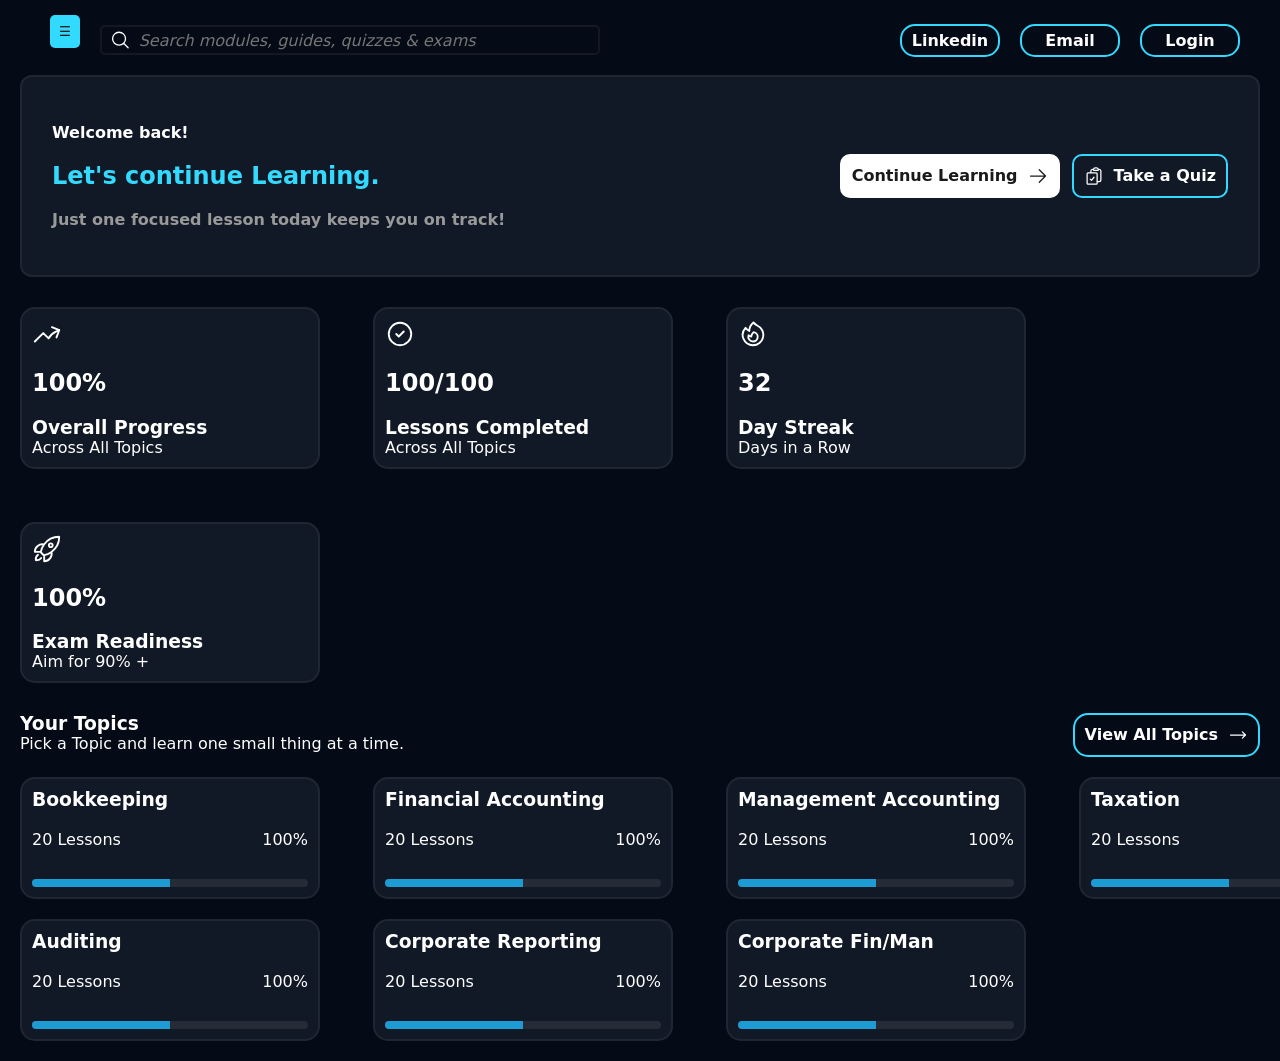
<file: index.html>
<html lang="en">
<head>
    <meta charset="UTF-8">
    <meta name="viewport" content="width=device-width, initial-scale=1.0">
    <title>Teach Accounting</title>
    <link rel="stylesheet" href="styles.css">
    <link rel="manifest" href="manifest.json">
</head>
<body>
    
    <div class="container">

        <header>
            <div class="left-side">
                <div class="sidebar-toggle">
                    <button class="menu-btn" onclick="toggleSidebar()">☰</button>
                </div>

                <div class="search-bar">
                    <svg xmlns="http://www.w3.org/2000/svg" fill="none" viewBox="0 0 24 24" stroke-width="1.5" stroke="currentColor" class="search-icon">
                    <path stroke-linecap="round" stroke-linejoin="round" d="m21 21-5.197-5.197m0 0A7.5 7.5 0 1 0 5.196 5.196a7.5 7.5 0 0 0 10.607 10.607Z" />
                    </svg>
                    <input type="text" placeholder="Search modules, guides, quizzes & exams">
                </div>
            </div>

            <div class="right-side">
                <a href="https://www.linkedin.com/in/sean-mitchell-8440081b7/" target="_blank" rel="noopener noreferrer"><p>Linkedin</p></a>
                <a href="mailto:40802776@live.napier.ac.uk?subject=Enquiry" target="_blank" rel="noopener noreferrer"><p>Email</p></a>
                <a href="sign-in-page.html" target="_blank" rel="noopener noreferrer"><p>Login</p></a>
            </div>
        </header>

        <div class="sidebar">

            <div class="sidebar-head">
                
            </div>

            <hr class="sidebar-divider">

            <div class="sidebar-content">
                <h4>Learn</h4>
                <div class="learn-tab">
                    <svg xmlns="http://www.w3.org/2000/svg" fill="none" viewBox="0 0 24 24" stroke-width="1.5" stroke="currentColor" class="size-6">
                    <path stroke-linecap="round" stroke-linejoin="round" d="M10.5 6a7.5 7.5 0 1 0 7.5 7.5h-7.5V6Z" />
                    <path stroke-linecap="round" stroke-linejoin="round" d="M13.5 10.5H21A7.5 7.5 0 0 0 13.5 3v7.5Z" />
                    </svg>
                    <a href="index.html">Dashboard</a>
                </div>
                <div class="learn-tab">
                    <svg xmlns="http://www.w3.org/2000/svg" fill="none" viewBox="0 0 24 24" stroke-width="1.5" stroke="currentColor" class="size-6">
                    <path stroke-linecap="round" stroke-linejoin="round" d="M4.26 10.147a60.438 60.438 0 0 0-.491 6.347A48.62 48.62 0 0 1 12 20.904a48.62 48.62 0 0 1 8.232-4.41 60.46 60.46 0 0 0-.491-6.347m-15.482 0a50.636 50.636 0 0 0-2.658-.813A59.906 59.906 0 0 1 12 3.493a59.903 59.903 0 0 1 10.399 5.84c-.896.248-1.783.52-2.658.814m-15.482 0A50.717 50.717 0 0 1 12 13.489a50.702 50.702 0 0 1 7.74-3.342M6.75 15a.75.75 0 1 0 0-1.5.75.75 0 0 0 0 1.5Zm0 0v-3.675A55.378 55.378 0 0 1 12 8.443m-7.007 11.55A5.981 5.981 0 0 0 6.75 15.75v-1.5" />
                    </svg>
                    <a href="learning-modules/learning-modules.html">Learning Modules</a>
                </div>
                <div class="learn-tab">
                    <svg xmlns="http://www.w3.org/2000/svg" fill="none" viewBox="0 0 24 24" stroke-width="1.5" stroke="currentColor" class="size-6">
                    <path stroke-linecap="round" stroke-linejoin="round" d="M12 6.042A8.967 8.967 0 0 0 6 3.75c-1.052 0-2.062.18-3 .512v14.25A8.987 8.987 0 0 1 6 18c2.305 0 4.408.867 6 2.292m0-14.25a8.966 8.966 0 0 1 6-2.292c1.052 0 2.062.18 3 .512v14.25A8.987 8.987 0 0 0 18 18a8.967 8.967 0 0 0-6 2.292m0-14.25v14.25" />
                    </svg>
                    <a href="guide-library/guide-library.html">Guide Library</a>
                </div>
                <div class="learn-tab">
                    <svg xmlns="http://www.w3.org/2000/svg" fill="none" viewBox="0 0 24 24" stroke-width="1.5" stroke="currentColor" class="size-6">
                    <path stroke-linecap="round" stroke-linejoin="round" d="M11.35 3.836c-.065.21-.1.433-.1.664 0 .414.336.75.75.75h4.5a.75.75 0 0 0 .75-.75 2.25 2.25 0 0 0-.1-.664m-5.8 0A2.251 2.251 0 0 1 13.5 2.25H15c1.012 0 1.867.668 2.15 1.586m-5.8 0c-.376.023-.75.05-1.124.08C9.095 4.01 8.25 4.973 8.25 6.108V8.25m8.9-4.414c.376.023.75.05 1.124.08 1.131.094 1.976 1.057 1.976 2.192V16.5A2.25 2.25 0 0 1 18 18.75h-2.25m-7.5-10.5H4.875c-.621 0-1.125.504-1.125 1.125v11.25c0 .621.504 1.125 1.125 1.125h9.75c.621 0 1.125-.504 1.125-1.125V18.75m-7.5-10.5h6.375c.621 0 1.125.504 1.125 1.125v9.375m-8.25-3 1.5 1.5 3-3.75" />
                    </svg>
                    <a href="quizzes-and-exams/quizzes-and-exams.html">Quizzes & Exams</a>
                </div>
                <div class="learn-tab">
                    <svg xmlns="http://www.w3.org/2000/svg" fill="none" viewBox="0 0 24 24" stroke-width="1.5" stroke="currentColor" class="size-6">
                    <path stroke-linecap="round" stroke-linejoin="round" d="M16.5 18.75h-9m9 0a3 3 0 0 1 3 3h-15a3 3 0 0 1 3-3m9 0v-3.375c0-.621-.503-1.125-1.125-1.125h-.871M7.5 18.75v-3.375c0-.621.504-1.125 1.125-1.125h.872m5.007 0H9.497m5.007 0a7.454 7.454 0 0 1-.982-3.172M9.497 14.25a7.454 7.454 0 0 0 .981-3.172M5.25 4.236c-.982.143-1.954.317-2.916.52A6.003 6.003 0 0 0 7.73 9.728M5.25 4.236V4.5c0 2.108.966 3.99 2.48 5.228M5.25 4.236V2.721C7.456 2.41 9.71 2.25 12 2.25c2.291 0 4.545.16 6.75.47v1.516M7.73 9.728a6.726 6.726 0 0 0 2.748 1.35m8.272-6.842V4.5c0 2.108-.966 3.99-2.48 5.228m2.48-5.492a46.32 46.32 0 0 1 2.916.52 6.003 6.003 0 0 1-5.395 4.972m0 0a6.726 6.726 0 0 1-2.749 1.35m0 0a6.772 6.772 0 0 1-3.044 0" />
                    </svg>
                    <a href="achievements/achievements.html">Achievements</a>
                </div>
            
                <hr class="sidebar-divider">

                <h4>Manage</h4>
                <div class="learn-tab">
                    <svg xmlns="http://www.w3.org/2000/svg" fill="none" viewBox="0 0 24 24" stroke-width="1.5" stroke="currentColor" class="size-6">
                    <path stroke-linecap="round" stroke-linejoin="round" d="M9.594 3.94c.09-.542.56-.94 1.11-.94h2.593c.55 0 1.02.398 1.11.94l.213 1.281c.063.374.313.686.645.87.074.04.147.083.22.127.325.196.72.257 1.075.124l1.217-.456a1.125 1.125 0 0 1 1.37.49l1.296 2.247a1.125 1.125 0 0 1-.26 1.431l-1.003.827c-.293.241-.438.613-.43.992a7.723 7.723 0 0 1 0 .255c-.008.378.137.75.43.991l1.004.827c.424.35.534.955.26 1.43l-1.298 2.247a1.125 1.125 0 0 1-1.369.491l-1.217-.456c-.355-.133-.75-.072-1.076.124a6.47 6.47 0 0 1-.22.128c-.331.183-.581.495-.644.869l-.213 1.281c-.09.543-.56.94-1.11.94h-2.594c-.55 0-1.019-.398-1.11-.94l-.213-1.281c-.062-.374-.312-.686-.644-.87a6.52 6.52 0 0 1-.22-.127c-.325-.196-.72-.257-1.076-.124l-1.217.456a1.125 1.125 0 0 1-1.369-.49l-1.297-2.247a1.125 1.125 0 0 1 .26-1.431l1.004-.827c.292-.24.437-.613.43-.991a6.932 6.932 0 0 1 0-.255c.007-.38-.138-.751-.43-.992l-1.004-.827a1.125 1.125 0 0 1-.26-1.43l1.297-2.247a1.125 1.125 0 0 1 1.37-.491l1.216.456c.356.133.751.072 1.076-.124.072-.044.146-.086.22-.128.332-.183.582-.495.644-.869l.214-1.28Z" />
                    <path stroke-linecap="round" stroke-linejoin="round" d="M15 12a3 3 0 1 1-6 0 3 3 0 0 1 6 0Z" />
                    </svg>
                    <a href="user-account.html">My Account</a>
                </div>

                <hr class="sidebar-divider">

                <div class="sidebar-socials">
                    <a href="https://www.linkedin.com/in/sean-mitchell-8440081b7/" target="_blank" rel="noopener noreferrer">LinkedIn</a>
                    <a href="mailto:40802776@live.napier.ac.uk?subject=Enquiry" target="_blank" rel="noopener noreferrer">Email</a>
                    <a href="sign-in-page.html" target="_blank" rel="noopener noreferrer">Login</a>
                </div>

            </div>

        </div>

        <div class="main-content">

            <div class="portion1">
                <div class="portion1-left-side">
                    <div class="welcome-back">
                        <p>Welcome back!</p>
                    </div>

                    <div class="continue">
                        <h2>Let's continue Learning.</h2>
                    </div>

                    <div class="note">
                        <p>Just one focused lesson today keeps you on track!</p>
                    </div>
                </div>

                <div class="portion1-right-side">
                    <div class="continue-learning">
                        <a href="learning-modules.html" class="continue-learning-btn">
                            Continue Learning
                            <svg xmlns="http://www.w3.org/2000/svg" fill="none" viewBox="0 0 24 24" stroke-width="1.5" stroke="currentColor" class="size-6">
                            <path stroke-linecap="round" stroke-linejoin="round" d="M13.5 4.5 21 12m0 0-7.5 7.5M21 12H3" />
                            </svg>
                        </a>
                    </div>

                    <div class="take-a-quiz">
                        <a href="take-a-quizz.html" class="take-a-quiz-btn">
                            <svg xmlns="http://www.w3.org/2000/svg" fill="none" viewBox="0 0 24 24" stroke-width="1.5" stroke="currentColor" class="size-6">
                            <path stroke-linecap="round" stroke-linejoin="round" d="M11.35 3.836c-.065.21-.1.433-.1.664 0 .414.336.75.75.75h4.5a.75.75 0 0 0 .75-.75 2.25 2.25 0 0 0-.1-.664m-5.8 0A2.251 2.251 0 0 1 13.5 2.25H15c1.012 0 1.867.668 2.15 1.586m-5.8 0c-.376.023-.75.05-1.124.08C9.095 4.01 8.25 4.973 8.25 6.108V8.25m8.9-4.414c.376.023.75.05 1.124.08 1.131.094 1.976 1.057 1.976 2.192V16.5A2.25 2.25 0 0 1 18 18.75h-2.25m-7.5-10.5H4.875c-.621 0-1.125.504-1.125 1.125v11.25c0 .621.504 1.125 1.125 1.125h9.75c.621 0 1.125-.504 1.125-1.125V18.75m-7.5-10.5h6.375c.621 0 1.125.504 1.125 1.125v9.375m-8.25-3 1.5 1.5 3-3.75" />
                            </svg>
                            Take a Quiz
                        </a>
                    </div>
                </div>
            </div>

            <div class="portion2">
                <div class="overall-progress">
                    <svg xmlns="http://www.w3.org/2000/svg" fill="none" viewBox="0 0 24 24" stroke-width="1.5" stroke="currentColor" class="size-6">
                    <path stroke-linecap="round" stroke-linejoin="round" d="M2.25 18 9 11.25l4.306 4.306a11.95 11.95 0 0 1 5.814-5.518l2.74-1.22m0 0-5.94-2.281m5.94 2.28-2.28 5.941" />
                    </svg>
                    <h2>100%</h2>
                    <h3>Overall Progress</h3>
                    <p>Across All Topics</p>
                </div>
                <div class="lessons-completed">
                    <svg xmlns="http://www.w3.org/2000/svg" fill="none" viewBox="0 0 24 24" stroke-width="1.5" stroke="currentColor" class="size-6">
                    <path stroke-linecap="round" stroke-linejoin="round" d="M9 12l2 2 4-4m6 2a9 9 0 1 1-18 0 9 9 0 0 1 18 0z" />
                    </svg>
                    <h2>100/100</h2>
                    <h3>Lessons Completed</h3>
                    <p>Across All Topics</p>
                </div>
                <div class="day-streak">
                    <svg xmlns="http://www.w3.org/2000/svg" fill="none" viewBox="0 0 24 24" stroke-width="1.5" stroke="currentColor" class="size-6">
                    <path stroke-linecap="round" stroke-linejoin="round" d="M15.362 5.214A8.252 8.252 0 0 1 12 21 8.25 8.25 0 0 1 6.038 7.047 8.287 8.287 0 0 0 9 9.601a8.983 8.983 0 0 1 3.361-6.867 8.21 8.21 0 0 0 3 2.48Z" />
                    <path stroke-linecap="round" stroke-linejoin="round" d="M12 18a3.75 3.75 0 0 0 .495-7.468 5.99 5.99 0 0 0-1.925 3.547 5.975 5.975 0 0 1-2.133-1.001A3.75 3.75 0 0 0 12 18Z" />
                    </svg>
                    <h2>32</h2>
                    <h3>Day Streak</h3>
                    <p>Days in a Row</p>
                </div>
                <div class="exam-readiness">
                    <svg xmlns="http://www.w3.org/2000/svg" fill="none" viewBox="0 0 24 24" stroke-width="1.5" stroke="currentColor" class="size-6">
                    <path stroke-linecap="round" stroke-linejoin="round" d="M15.59 14.37a6 6 0 0 1-5.84 7.38v-4.8m5.84-2.58a14.98 14.98 0 0 0 6.16-12.12A14.98 14.98 0 0 0 9.631 8.41m5.96 5.96a14.926 14.926 0 0 1-5.841 2.58m-.119-8.54a6 6 0 0 0-7.381 5.84h4.8m2.581-5.84a14.927 14.927 0 0 0-2.58 5.84m2.699 2.7c-.103.021-.207.041-.311.06a15.09 15.09 0 0 1-2.448-2.448 14.9 14.9 0 0 1 .06-.312m-2.24 2.39a4.493 4.493 0 0 0-1.757 4.306 4.493 4.493 0 0 0 4.306-1.758M16.5 9a1.5 1.5 0 1 1-3 0 1.5 1.5 0 0 1 3 0Z" />
                    </svg>
                    <h2>100%</h2>
                    <h3>Exam Readiness</h3>
                    <p>Aim for 90% +</p>
                </div>
            </div>

            <div class="portion3">
                <div class="portion3-your-topics">
                    <h3>Your Topics</h3>
                    <p>Pick a Topic and learn one small thing at a time.</p>
                </div>

                <div class="portion3-view-all">
                    <a href="learning-modules.html">
                        View All Topics
                        <svg xmlns="http://www.w3.org/2000/svg" fill="none" viewBox="0 0 24 24" stroke-width="1.5" stroke="currentColor" class="size-6">
                        <path stroke-linecap="round" stroke-linejoin="round" d="M17.25 8.25L21 12m0 0l-3.75 3.75M21 12H3" />
                        </svg>
                    </a>
                </div>
            </div>

            <div class="portion4">

                <div class="grid-layout">

                    <div class="topic">
                        <h3>Bookkeeping</h3>
                        <div class="measurement">
                            <p>20 Lessons</p>
                            <p>100%</p>
                        </div>
                        <div class="progress-container">
                            <div class="progress-bar"></div>
                        </div>
                    </div>

                    <div class="topic">
                        <h3>Financial Accounting</h3>
                        <div class="measurement">
                            <p>20 Lessons</p>
                            <p>100%</p>
                        </div>
                        <div class="progress-container">
                            <div class="progress-bar"></div>
                        </div>
                    </div>

                    <div class="topic">
                        <h3>Management Accounting</h3>
                        <div class="measurement">
                            <p>20 Lessons</p>
                            <p>100%</p>
                        </div>
                        <div class="progress-container">
                            <div class="progress-bar"></div>
                        </div>
                    </div>

                    <div class="topic">
                        <h3>Taxation</h3>
                        <div class="measurement">
                            <p>20 Lessons</p>
                            <p>100%</p>
                        </div>
                        <div class="progress-container">
                            <div class="progress-bar"></div>
                        </div>
                    </div>

                    <div class="topic">
                        <h3>Auditing</h3>
                        <div class="measurement">
                            <p>20 Lessons</p>
                            <p>100%</p>
                        </div>
                        <div class="progress-container">
                            <div class="progress-bar"></div>
                        </div>
                    </div>

                    <div class="topic">
                        <h3>Corporate Reporting</h3>
                        <div class="measurement">
                            <p>20 Lessons</p>
                            <p>100%</p>
                        </div>
                        <div class="progress-container">
                            <div class="progress-bar"></div>
                        </div>
                    </div>

                    <div class="topic">
                        <h3>Corporate Fin/Man</h3>
                        <div class="measurement">
                            <p>20 Lessons</p>
                            <p>100%</p>
                        </div>
                        <div class="progress-container">
                            <div class="progress-bar"></div>
                        </div>
                    </div>

                </div>

            </div>
            
        </div>
    </div>

    <script src="main.js"></script>

</body>
</html>
</file>
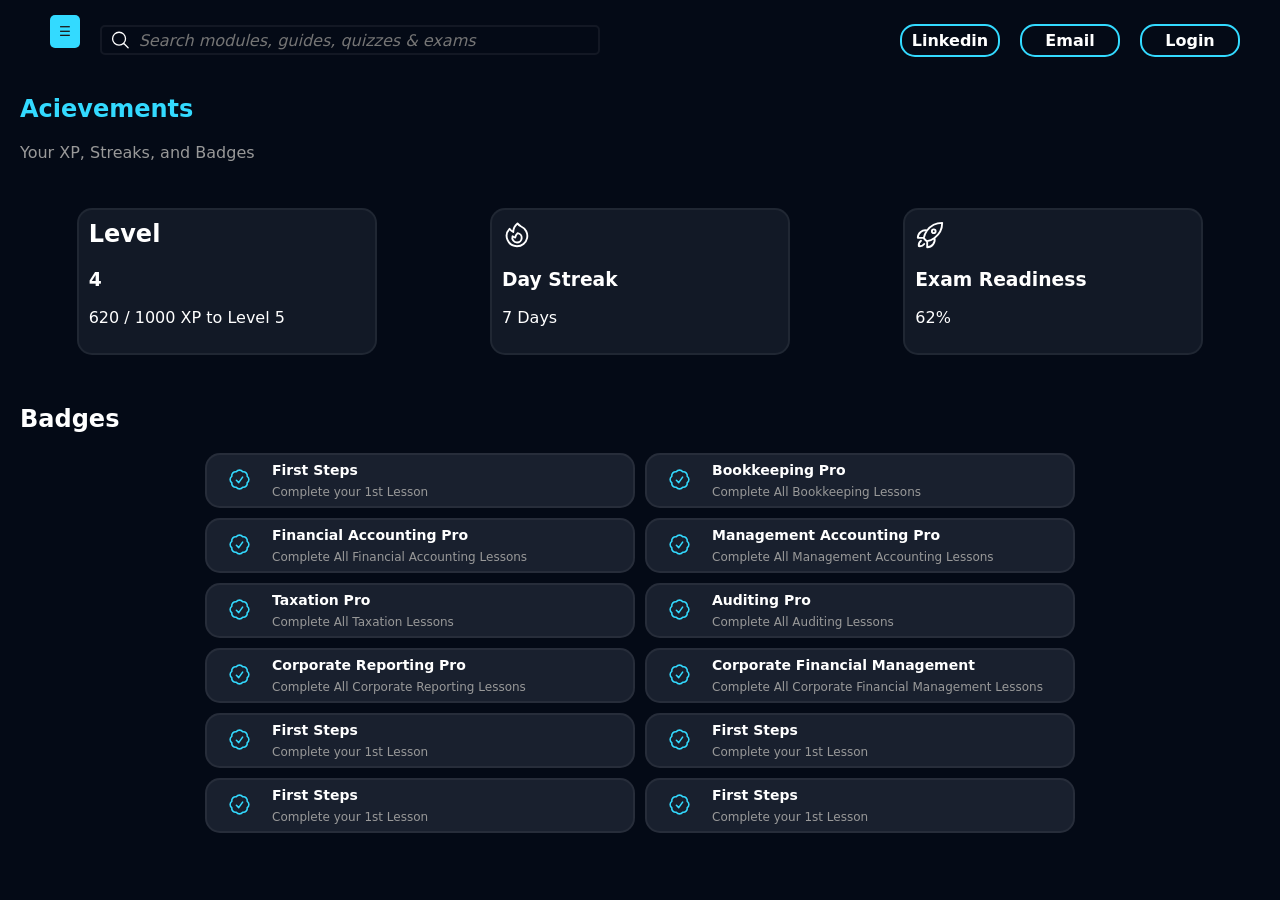
<file: achievements/achievements.html>
<html lang="en">

<head>
    <meta charset="UTF-8">
    <meta name="viewport" content="width=device-width, initial-scale=1.0">
    <title>Achievements</title>
    <link rel="stylesheet" href="achievements.css">
    <link rel="manifest" href="manifest.json">
</head>

<body>

    <div class="container">

        <header>
            <div class="left-side">
                <div class="sidebar-toggle">
                    <button class="menu-btn" onclick="toggleSidebar()">☰</button>
                </div>

                <div class="search-bar">
                    <svg xmlns="http://www.w3.org/2000/svg" fill="none" viewBox="0 0 24 24" stroke-width="1.5"
                        stroke="currentColor" class="search-icon">
                        <path stroke-linecap="round" stroke-linejoin="round"
                            d="m21 21-5.197-5.197m0 0A7.5 7.5 0 1 0 5.196 5.196a7.5 7.5 0 0 0 10.607 10.607Z" />
                    </svg>
                    <input type="text" placeholder="Search modules, guides, quizzes & exams">
                </div>
            </div>

            <div class="right-side">
                <a href="https://www.linkedin.com/in/sean-mitchell-8440081b7/" target="_blank"
                    rel="noopener noreferrer">
                    <p>Linkedin</p>
                </a>
                <a href="mailto:40802776@live.napier.ac.uk?subject=Enquiry" target="_blank" rel="noopener noreferrer">
                    <p>Email</p>
                </a>
                <a href="sign-in-page.html" target="_blank" rel="noopener noreferrer">
                    <p>Login</p>
                </a>
            </div>
        </header>

        <div class="sidebar">

            <div class="sidebar-head">

            </div>

            <hr class="sidebar-divider">

            <div class="sidebar-content">
                <h4>Learn</h4>
                <div class="learn-tab">
                    <svg xmlns="http://www.w3.org/2000/svg" fill="none" viewBox="0 0 24 24" stroke-width="1.5"
                        stroke="currentColor" class="size-6">
                        <path stroke-linecap="round" stroke-linejoin="round"
                            d="M10.5 6a7.5 7.5 0 1 0 7.5 7.5h-7.5V6Z" />
                        <path stroke-linecap="round" stroke-linejoin="round"
                            d="M13.5 10.5H21A7.5 7.5 0 0 0 13.5 3v7.5Z" />
                    </svg>
                    <a href="index.html">Dashboard</a>
                </div>
                <div class="learn-tab">
                    <svg xmlns="http://www.w3.org/2000/svg" fill="none" viewBox="0 0 24 24" stroke-width="1.5"
                        stroke="currentColor" class="size-6">
                        <path stroke-linecap="round" stroke-linejoin="round"
                            d="M4.26 10.147a60.438 60.438 0 0 0-.491 6.347A48.62 48.62 0 0 1 12 20.904a48.62 48.62 0 0 1 8.232-4.41 60.46 60.46 0 0 0-.491-6.347m-15.482 0a50.636 50.636 0 0 0-2.658-.813A59.906 59.906 0 0 1 12 3.493a59.903 59.903 0 0 1 10.399 5.84c-.896.248-1.783.52-2.658.814m-15.482 0A50.717 50.717 0 0 1 12 13.489a50.702 50.702 0 0 1 7.74-3.342M6.75 15a.75.75 0 1 0 0-1.5.75.75 0 0 0 0 1.5Zm0 0v-3.675A55.378 55.378 0 0 1 12 8.443m-7.007 11.55A5.981 5.981 0 0 0 6.75 15.75v-1.5" />
                    </svg>
                    <a href="learning-modules/learning-modules.html">Learning Modules</a>
                </div>
                <div class="learn-tab">
                    <svg xmlns="http://www.w3.org/2000/svg" fill="none" viewBox="0 0 24 24" stroke-width="1.5"
                        stroke="currentColor" class="size-6">
                        <path stroke-linecap="round" stroke-linejoin="round"
                            d="M12 6.042A8.967 8.967 0 0 0 6 3.75c-1.052 0-2.062.18-3 .512v14.25A8.987 8.987 0 0 1 6 18c2.305 0 4.408.867 6 2.292m0-14.25a8.966 8.966 0 0 1 6-2.292c1.052 0 2.062.18 3 .512v14.25A8.987 8.987 0 0 0 18 18a8.967 8.967 0 0 0-6 2.292m0-14.25v14.25" />
                    </svg>
                    <a href="guide-library/guide-library.html">Guide Library</a>
                </div>
                <div class="learn-tab">
                    <svg xmlns="http://www.w3.org/2000/svg" fill="none" viewBox="0 0 24 24" stroke-width="1.5"
                        stroke="currentColor" class="size-6">
                        <path stroke-linecap="round" stroke-linejoin="round"
                            d="M11.35 3.836c-.065.21-.1.433-.1.664 0 .414.336.75.75.75h4.5a.75.75 0 0 0 .75-.75 2.25 2.25 0 0 0-.1-.664m-5.8 0A2.251 2.251 0 0 1 13.5 2.25H15c1.012 0 1.867.668 2.15 1.586m-5.8 0c-.376.023-.75.05-1.124.08C9.095 4.01 8.25 4.973 8.25 6.108V8.25m8.9-4.414c.376.023.75.05 1.124.08 1.131.094 1.976 1.057 1.976 2.192V16.5A2.25 2.25 0 0 1 18 18.75h-2.25m-7.5-10.5H4.875c-.621 0-1.125.504-1.125 1.125v11.25c0 .621.504 1.125 1.125 1.125h9.75c.621 0 1.125-.504 1.125-1.125V18.75m-7.5-10.5h6.375c.621 0 1.125.504 1.125 1.125v9.375m-8.25-3 1.5 1.5 3-3.75" />
                    </svg>
                    <a href="quizzes-and-exams/quizzes-and-exams.html">Quizzes & Exams</a>
                </div>
                <div class="learn-tab">
                    <svg xmlns="http://www.w3.org/2000/svg" fill="none" viewBox="0 0 24 24" stroke-width="1.5"
                        stroke="currentColor" class="size-6">
                        <path stroke-linecap="round" stroke-linejoin="round"
                            d="M16.5 18.75h-9m9 0a3 3 0 0 1 3 3h-15a3 3 0 0 1 3-3m9 0v-3.375c0-.621-.503-1.125-1.125-1.125h-.871M7.5 18.75v-3.375c0-.621.504-1.125 1.125-1.125h.872m5.007 0H9.497m5.007 0a7.454 7.454 0 0 1-.982-3.172M9.497 14.25a7.454 7.454 0 0 0 .981-3.172M5.25 4.236c-.982.143-1.954.317-2.916.52A6.003 6.003 0 0 0 7.73 9.728M5.25 4.236V4.5c0 2.108.966 3.99 2.48 5.228M5.25 4.236V2.721C7.456 2.41 9.71 2.25 12 2.25c2.291 0 4.545.16 6.75.47v1.516M7.73 9.728a6.726 6.726 0 0 0 2.748 1.35m8.272-6.842V4.5c0 2.108-.966 3.99-2.48 5.228m2.48-5.492a46.32 46.32 0 0 1 2.916.52 6.003 6.003 0 0 1-5.395 4.972m0 0a6.726 6.726 0 0 1-2.749 1.35m0 0a6.772 6.772 0 0 1-3.044 0" />
                    </svg>
                    <a href="achievements/achievements.html">Achievements</a>
                </div>

                <hr class="sidebar-divider">

                <h4>Manage</h4>
                <div class="learn-tab">
                    <svg xmlns="http://www.w3.org/2000/svg" fill="none" viewBox="0 0 24 24" stroke-width="1.5"
                        stroke="currentColor" class="size-6">
                        <path stroke-linecap="round" stroke-linejoin="round"
                            d="M9.594 3.94c.09-.542.56-.94 1.11-.94h2.593c.55 0 1.02.398 1.11.94l.213 1.281c.063.374.313.686.645.87.074.04.147.083.22.127.325.196.72.257 1.075.124l1.217-.456a1.125 1.125 0 0 1 1.37.49l1.296 2.247a1.125 1.125 0 0 1-.26 1.431l-1.003.827c-.293.241-.438.613-.43.992a7.723 7.723 0 0 1 0 .255c-.008.378.137.75.43.991l1.004.827c.424.35.534.955.26 1.43l-1.298 2.247a1.125 1.125 0 0 1-1.369.491l-1.217-.456c-.355-.133-.75-.072-1.076.124a6.47 6.47 0 0 1-.22.128c-.331.183-.581.495-.644.869l-.213 1.281c-.09.543-.56.94-1.11.94h-2.594c-.55 0-1.019-.398-1.11-.94l-.213-1.281c-.062-.374-.312-.686-.644-.87a6.52 6.52 0 0 1-.22-.127c-.325-.196-.72-.257-1.076-.124l-1.217.456a1.125 1.125 0 0 1-1.369-.49l-1.297-2.247a1.125 1.125 0 0 1 .26-1.431l1.004-.827c.292-.24.437-.613.43-.991a6.932 6.932 0 0 1 0-.255c.007-.38-.138-.751-.43-.992l-1.004-.827a1.125 1.125 0 0 1-.26-1.43l1.297-2.247a1.125 1.125 0 0 1 1.37-.491l1.216.456c.356.133.751.072 1.076-.124.072-.044.146-.086.22-.128.332-.183.582-.495.644-.869l.214-1.28Z" />
                        <path stroke-linecap="round" stroke-linejoin="round" d="M15 12a3 3 0 1 1-6 0 3 3 0 0 1 6 0Z" />
                    </svg>
                    <a href="user-account.html">My Account</a>
                </div>

                <hr class="sidebar-divider">

                <div class="sidebar-socials">
                    <a href="https://www.linkedin.com/in/sean-mitchell-8440081b7/" target="_blank"
                        rel="noopener noreferrer">LinkedIn</a>
                    <a href="mailto:40802776@live.napier.ac.uk?subject=Enquiry" target="_blank"
                        rel="noopener noreferrer">Email</a>
                    <a href="sign-in-page.html" target="_blank" rel="noopener noreferrer">Login</a>
                </div>

            </div>

        </div>

        <div class="main-content">

            <div class="section1">
                <div class="achievements">
                    <h2>Acievements</h2>
                </div>
                <div class="description">
                    <p>Your XP, Streaks, and Badges</p>
                </div>
            </div>

            <div class="achievements-dashboard">
                <div class="XP">
                    <h2>Level</h2>
                    <h3>4</h3>
                    <p>620 / 1000 XP to Level 5</p>
                </div>

                <div class="day-streak">
                    <svg xmlns="http://www.w3.org/2000/svg" fill="none" viewBox="0 0 24 24" stroke-width="1.5"
                        stroke="currentColor" class="size-6">
                        <path stroke-linecap="round" stroke-linejoin="round"
                            d="M15.362 5.214A8.252 8.252 0 0 1 12 21 8.25 8.25 0 0 1 6.038 7.047 8.287 8.287 0 0 0 9 9.601a8.983 8.983 0 0 1 3.361-6.867 8.21 8.21 0 0 0 3 2.48Z" />
                        <path stroke-linecap="round" stroke-linejoin="round"
                            d="M12 18a3.75 3.75 0 0 0 .495-7.468 5.99 5.99 0 0 0-1.925 3.547 5.975 5.975 0 0 1-2.133-1.001A3.75 3.75 0 0 0 12 18Z" />
                    </svg>
                    <h3>Day Streak</h3>
                    <p>7 Days</p>
                </div>

                <div class="exam-readiness">
                    <svg xmlns="http://www.w3.org/2000/svg" fill="none" viewBox="0 0 24 24" stroke-width="1.5"
                        stroke="currentColor" class="size-6">
                        <path stroke-linecap="round" stroke-linejoin="round"
                            d="M15.59 14.37a6 6 0 0 1-5.84 7.38v-4.8m5.84-2.58a14.98 14.98 0 0 0 6.16-12.12A14.98 14.98 0 0 0 9.631 8.41m5.96 5.96a14.926 14.926 0 0 1-5.841 2.58m-.119-8.54a6 6 0 0 0-7.381 5.84h4.8m2.581-5.84a14.927 14.927 0 0 0-2.58 5.84m2.699 2.7c-.103.021-.207.041-.311.06a15.09 15.09 0 0 1-2.448-2.448 14.9 14.9 0 0 1 .06-.312m-2.24 2.39a4.493 4.493 0 0 0-1.757 4.306 4.493 4.493 0 0 0 4.306-1.758M16.5 9a1.5 1.5 0 1 1-3 0 1.5 1.5 0 0 1 3 0Z" />
                    </svg>
                    <h3>Exam Readiness</h3>
                    <p>62%</p>
                </div>
            </div>

            <div class="section3">
                <h2>Badges</h2>
            </div>

            <div class="section4">
                <div class="badge">
                    <div class="badge-svg">
                        <svg xmlns="http://www.w3.org/2000/svg" fill="none" viewBox="0 0 24 24" stroke-width="1.5"
                            stroke="currentColor" class="size-6">
                            <path stroke-linecap="round" stroke-linejoin="round"
                                d="M9 12.75 11.25 15 15 9.75M21 12c0 1.268-.63 2.39-1.593 3.068a3.745 3.745 0 0 1-1.043 3.296 3.745 3.745 0 0 1-3.296 1.043A3.745 3.745 0 0 1 12 21c-1.268 0-2.39-.63-3.068-1.593a3.746 3.746 0 0 1-3.296-1.043 3.745 3.745 0 0 1-1.043-3.296A3.745 3.745 0 0 1 3 12c0-1.268.63-2.39 1.593-3.068a3.745 3.745 0 0 1 1.043-3.296 3.746 3.746 0 0 1 3.296-1.043A3.746 3.746 0 0 1 12 3c1.268 0 2.39.63 3.068 1.593a3.746 3.746 0 0 1 3.296 1.043 3.746 3.746 0 0 1 1.043 3.296A3.745 3.745 0 0 1 21 12Z" />
                        </svg>
                    </div>

                    <div class="title-description">
                        <h2>First Steps</h2>
                        <p>Complete your 1st Lesson</p>
                    </div>
                </div>

                <div class="badge">
                    <div class="badge-svg">
                        <svg xmlns="http://www.w3.org/2000/svg" fill="none" viewBox="0 0 24 24" stroke-width="1.5"
                            stroke="currentColor" class="size-6">
                            <path stroke-linecap="round" stroke-linejoin="round"
                                d="M9 12.75 11.25 15 15 9.75M21 12c0 1.268-.63 2.39-1.593 3.068a3.745 3.745 0 0 1-1.043 3.296 3.745 3.745 0 0 1-3.296 1.043A3.745 3.745 0 0 1 12 21c-1.268 0-2.39-.63-3.068-1.593a3.746 3.746 0 0 1-3.296-1.043 3.745 3.745 0 0 1-1.043-3.296A3.745 3.745 0 0 1 3 12c0-1.268.63-2.39 1.593-3.068a3.745 3.745 0 0 1 1.043-3.296 3.746 3.746 0 0 1 3.296-1.043A3.746 3.746 0 0 1 12 3c1.268 0 2.39.63 3.068 1.593a3.746 3.746 0 0 1 3.296 1.043 3.746 3.746 0 0 1 1.043 3.296A3.745 3.745 0 0 1 21 12Z" />
                        </svg>
                    </div>

                    <div class="title-description">
                        <h2>Bookkeeping Pro</h2>
                        <p>Complete All Bookkeeping Lessons</p>
                    </div>
                </div>

                <div class="badge">
                    <div class="badge-svg">
                        <svg xmlns="http://www.w3.org/2000/svg" fill="none" viewBox="0 0 24 24" stroke-width="1.5"
                            stroke="currentColor" class="size-6">
                            <path stroke-linecap="round" stroke-linejoin="round"
                                d="M9 12.75 11.25 15 15 9.75M21 12c0 1.268-.63 2.39-1.593 3.068a3.745 3.745 0 0 1-1.043 3.296 3.745 3.745 0 0 1-3.296 1.043A3.745 3.745 0 0 1 12 21c-1.268 0-2.39-.63-3.068-1.593a3.746 3.746 0 0 1-3.296-1.043 3.745 3.745 0 0 1-1.043-3.296A3.745 3.745 0 0 1 3 12c0-1.268.63-2.39 1.593-3.068a3.745 3.745 0 0 1 1.043-3.296 3.746 3.746 0 0 1 3.296-1.043A3.746 3.746 0 0 1 12 3c1.268 0 2.39.63 3.068 1.593a3.746 3.746 0 0 1 3.296 1.043 3.746 3.746 0 0 1 1.043 3.296A3.745 3.745 0 0 1 21 12Z" />
                        </svg>
                    </div>

                    <div class="title-description">
                        <h2>Financial Accounting Pro</h2>
                        <p>Complete All Financial Accounting Lessons</p>
                    </div>
                </div>

                <div class="badge">
                    <div class="badge-svg">
                        <svg xmlns="http://www.w3.org/2000/svg" fill="none" viewBox="0 0 24 24" stroke-width="1.5"
                            stroke="currentColor" class="size-6">
                            <path stroke-linecap="round" stroke-linejoin="round"
                                d="M9 12.75 11.25 15 15 9.75M21 12c0 1.268-.63 2.39-1.593 3.068a3.745 3.745 0 0 1-1.043 3.296 3.745 3.745 0 0 1-3.296 1.043A3.745 3.745 0 0 1 12 21c-1.268 0-2.39-.63-3.068-1.593a3.746 3.746 0 0 1-3.296-1.043 3.745 3.745 0 0 1-1.043-3.296A3.745 3.745 0 0 1 3 12c0-1.268.63-2.39 1.593-3.068a3.745 3.745 0 0 1 1.043-3.296 3.746 3.746 0 0 1 3.296-1.043A3.746 3.746 0 0 1 12 3c1.268 0 2.39.63 3.068 1.593a3.746 3.746 0 0 1 3.296 1.043 3.746 3.746 0 0 1 1.043 3.296A3.745 3.745 0 0 1 21 12Z" />
                        </svg>
                    </div>

                    <div class="title-description">
                        <h2>Management Accounting Pro</h2>
                        <p>Complete All Management Accounting Lessons</p>
                    </div>
                </div>

                <div class="badge">
                    <div class="badge-svg">
                        <svg xmlns="http://www.w3.org/2000/svg" fill="none" viewBox="0 0 24 24" stroke-width="1.5"
                            stroke="currentColor" class="size-6">
                            <path stroke-linecap="round" stroke-linejoin="round"
                                d="M9 12.75 11.25 15 15 9.75M21 12c0 1.268-.63 2.39-1.593 3.068a3.745 3.745 0 0 1-1.043 3.296 3.745 3.745 0 0 1-3.296 1.043A3.745 3.745 0 0 1 12 21c-1.268 0-2.39-.63-3.068-1.593a3.746 3.746 0 0 1-3.296-1.043 3.745 3.745 0 0 1-1.043-3.296A3.745 3.745 0 0 1 3 12c0-1.268.63-2.39 1.593-3.068a3.745 3.745 0 0 1 1.043-3.296 3.746 3.746 0 0 1 3.296-1.043A3.746 3.746 0 0 1 12 3c1.268 0 2.39.63 3.068 1.593a3.746 3.746 0 0 1 3.296 1.043 3.746 3.746 0 0 1 1.043 3.296A3.745 3.745 0 0 1 21 12Z" />
                        </svg>
                    </div>

                    <div class="title-description">
                        <h2>Taxation Pro</h2>
                        <p>Complete All Taxation Lessons</p>
                    </div>
                </div>

                <div class="badge">
                    <div class="badge-svg">
                        <svg xmlns="http://www.w3.org/2000/svg" fill="none" viewBox="0 0 24 24" stroke-width="1.5"
                            stroke="currentColor" class="size-6">
                            <path stroke-linecap="round" stroke-linejoin="round"
                                d="M9 12.75 11.25 15 15 9.75M21 12c0 1.268-.63 2.39-1.593 3.068a3.745 3.745 0 0 1-1.043 3.296 3.745 3.745 0 0 1-3.296 1.043A3.745 3.745 0 0 1 12 21c-1.268 0-2.39-.63-3.068-1.593a3.746 3.746 0 0 1-3.296-1.043 3.745 3.745 0 0 1-1.043-3.296A3.745 3.745 0 0 1 3 12c0-1.268.63-2.39 1.593-3.068a3.745 3.745 0 0 1 1.043-3.296 3.746 3.746 0 0 1 3.296-1.043A3.746 3.746 0 0 1 12 3c1.268 0 2.39.63 3.068 1.593a3.746 3.746 0 0 1 3.296 1.043 3.746 3.746 0 0 1 1.043 3.296A3.745 3.745 0 0 1 21 12Z" />
                        </svg>
                    </div>

                    <div class="title-description">
                        <h2>Auditing Pro</h2>
                        <p>Complete All Auditing Lessons</p>
                    </div>
                </div>

                <div class="badge">
                    <div class="badge-svg">
                        <svg xmlns="http://www.w3.org/2000/svg" fill="none" viewBox="0 0 24 24" stroke-width="1.5"
                            stroke="currentColor" class="size-6">
                            <path stroke-linecap="round" stroke-linejoin="round"
                                d="M9 12.75 11.25 15 15 9.75M21 12c0 1.268-.63 2.39-1.593 3.068a3.745 3.745 0 0 1-1.043 3.296 3.745 3.745 0 0 1-3.296 1.043A3.745 3.745 0 0 1 12 21c-1.268 0-2.39-.63-3.068-1.593a3.746 3.746 0 0 1-3.296-1.043 3.745 3.745 0 0 1-1.043-3.296A3.745 3.745 0 0 1 3 12c0-1.268.63-2.39 1.593-3.068a3.745 3.745 0 0 1 1.043-3.296 3.746 3.746 0 0 1 3.296-1.043A3.746 3.746 0 0 1 12 3c1.268 0 2.39.63 3.068 1.593a3.746 3.746 0 0 1 3.296 1.043 3.746 3.746 0 0 1 1.043 3.296A3.745 3.745 0 0 1 21 12Z" />
                        </svg>
                    </div>

                    <div class="title-description">
                        <h2>Corporate Reporting Pro</h2>
                        <p>Complete All Corporate Reporting Lessons</p>
                    </div>
                </div>

                <div class="badge">
                    <div class="badge-svg">
                        <svg xmlns="http://www.w3.org/2000/svg" fill="none" viewBox="0 0 24 24" stroke-width="1.5"
                            stroke="currentColor" class="size-6">
                            <path stroke-linecap="round" stroke-linejoin="round"
                                d="M9 12.75 11.25 15 15 9.75M21 12c0 1.268-.63 2.39-1.593 3.068a3.745 3.745 0 0 1-1.043 3.296 3.745 3.745 0 0 1-3.296 1.043A3.745 3.745 0 0 1 12 21c-1.268 0-2.39-.63-3.068-1.593a3.746 3.746 0 0 1-3.296-1.043 3.745 3.745 0 0 1-1.043-3.296A3.745 3.745 0 0 1 3 12c0-1.268.63-2.39 1.593-3.068a3.745 3.745 0 0 1 1.043-3.296 3.746 3.746 0 0 1 3.296-1.043A3.746 3.746 0 0 1 12 3c1.268 0 2.39.63 3.068 1.593a3.746 3.746 0 0 1 3.296 1.043 3.746 3.746 0 0 1 1.043 3.296A3.745 3.745 0 0 1 21 12Z" />
                        </svg>
                    </div>

                    <div class="title-description">
                        <h2>Corporate Financial Management</h2>
                        <p>Complete All Corporate Financial Management Lessons</p>
                    </div>
                </div>

                <div class="badge">
                    <div class="badge-svg">
                        <svg xmlns="http://www.w3.org/2000/svg" fill="none" viewBox="0 0 24 24" stroke-width="1.5"
                            stroke="currentColor" class="size-6">
                            <path stroke-linecap="round" stroke-linejoin="round"
                                d="M9 12.75 11.25 15 15 9.75M21 12c0 1.268-.63 2.39-1.593 3.068a3.745 3.745 0 0 1-1.043 3.296 3.745 3.745 0 0 1-3.296 1.043A3.745 3.745 0 0 1 12 21c-1.268 0-2.39-.63-3.068-1.593a3.746 3.746 0 0 1-3.296-1.043 3.745 3.745 0 0 1-1.043-3.296A3.745 3.745 0 0 1 3 12c0-1.268.63-2.39 1.593-3.068a3.745 3.745 0 0 1 1.043-3.296 3.746 3.746 0 0 1 3.296-1.043A3.746 3.746 0 0 1 12 3c1.268 0 2.39.63 3.068 1.593a3.746 3.746 0 0 1 3.296 1.043 3.746 3.746 0 0 1 1.043 3.296A3.745 3.745 0 0 1 21 12Z" />
                        </svg>
                    </div>

                    <div class="title-description">
                        <h2>First Steps</h2>
                        <p>Complete your 1st Lesson</p>
                    </div>
                </div>

                <div class="badge">
                    <div class="badge-svg">
                        <svg xmlns="http://www.w3.org/2000/svg" fill="none" viewBox="0 0 24 24" stroke-width="1.5"
                            stroke="currentColor" class="size-6">
                            <path stroke-linecap="round" stroke-linejoin="round"
                                d="M9 12.75 11.25 15 15 9.75M21 12c0 1.268-.63 2.39-1.593 3.068a3.745 3.745 0 0 1-1.043 3.296 3.745 3.745 0 0 1-3.296 1.043A3.745 3.745 0 0 1 12 21c-1.268 0-2.39-.63-3.068-1.593a3.746 3.746 0 0 1-3.296-1.043 3.745 3.745 0 0 1-1.043-3.296A3.745 3.745 0 0 1 3 12c0-1.268.63-2.39 1.593-3.068a3.745 3.745 0 0 1 1.043-3.296 3.746 3.746 0 0 1 3.296-1.043A3.746 3.746 0 0 1 12 3c1.268 0 2.39.63 3.068 1.593a3.746 3.746 0 0 1 3.296 1.043 3.746 3.746 0 0 1 1.043 3.296A3.745 3.745 0 0 1 21 12Z" />
                        </svg>
                    </div>

                    <div class="title-description">
                        <h2>First Steps</h2>
                        <p>Complete your 1st Lesson</p>
                    </div>
                </div>

                <div class="badge">
                    <div class="badge-svg">
                        <svg xmlns="http://www.w3.org/2000/svg" fill="none" viewBox="0 0 24 24" stroke-width="1.5"
                            stroke="currentColor" class="size-6">
                            <path stroke-linecap="round" stroke-linejoin="round"
                                d="M9 12.75 11.25 15 15 9.75M21 12c0 1.268-.63 2.39-1.593 3.068a3.745 3.745 0 0 1-1.043 3.296 3.745 3.745 0 0 1-3.296 1.043A3.745 3.745 0 0 1 12 21c-1.268 0-2.39-.63-3.068-1.593a3.746 3.746 0 0 1-3.296-1.043 3.745 3.745 0 0 1-1.043-3.296A3.745 3.745 0 0 1 3 12c0-1.268.63-2.39 1.593-3.068a3.745 3.745 0 0 1 1.043-3.296 3.746 3.746 0 0 1 3.296-1.043A3.746 3.746 0 0 1 12 3c1.268 0 2.39.63 3.068 1.593a3.746 3.746 0 0 1 3.296 1.043 3.746 3.746 0 0 1 1.043 3.296A3.745 3.745 0 0 1 21 12Z" />
                        </svg>
                    </div>

                    <div class="title-description">
                        <h2>First Steps</h2>
                        <p>Complete your 1st Lesson</p>
                    </div>
                </div>

                <div class="badge">
                    <div class="badge-svg">
                        <svg xmlns="http://www.w3.org/2000/svg" fill="none" viewBox="0 0 24 24" stroke-width="1.5"
                            stroke="currentColor" class="size-6">
                            <path stroke-linecap="round" stroke-linejoin="round"
                                d="M9 12.75 11.25 15 15 9.75M21 12c0 1.268-.63 2.39-1.593 3.068a3.745 3.745 0 0 1-1.043 3.296 3.745 3.745 0 0 1-3.296 1.043A3.745 3.745 0 0 1 12 21c-1.268 0-2.39-.63-3.068-1.593a3.746 3.746 0 0 1-3.296-1.043 3.745 3.745 0 0 1-1.043-3.296A3.745 3.745 0 0 1 3 12c0-1.268.63-2.39 1.593-3.068a3.745 3.745 0 0 1 1.043-3.296 3.746 3.746 0 0 1 3.296-1.043A3.746 3.746 0 0 1 12 3c1.268 0 2.39.63 3.068 1.593a3.746 3.746 0 0 1 3.296 1.043 3.746 3.746 0 0 1 1.043 3.296A3.745 3.745 0 0 1 21 12Z" />
                        </svg>
                    </div>

                    <div class="title-description">
                        <h2>First Steps</h2>
                        <p>Complete your 1st Lesson</p>
                    </div>
                </div>
            </div>

        </div>

        <script src="achievements.js"></script>
</body>

</html>
</file>
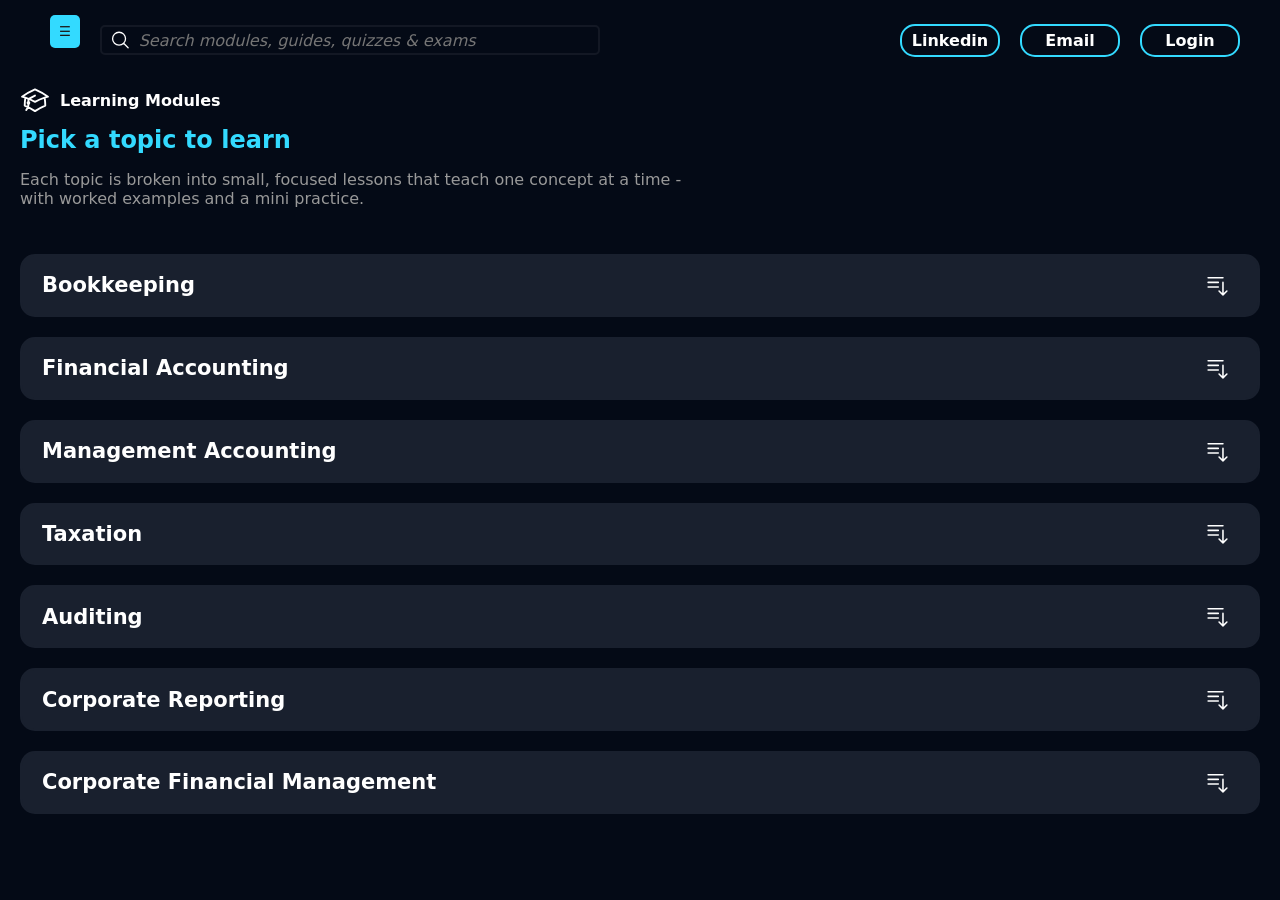
<file: learning-modules/learning-modules.html>
<html lang="en">

<head>
    <meta charset="UTF-8">
    <meta name="viewport" content="width=device-width, initial-scale=1.0">
    <title>Learning Modules</title>
    <link rel="stylesheet" href="learning-modules.css">
    <link rel="manifest" href="manifest.json">
</head>

<body>

    <div class="container">

        <header>
            <div class="left-side">
                <div class="sidebar-toggle">
                    <button class="menu-btn" onclick="toggleSidebar()">☰</button>
                </div>

                <div class="search-bar">
                    <svg xmlns="http://www.w3.org/2000/svg" fill="none" viewBox="0 0 24 24" stroke-width="1.5"
                        stroke="currentColor" class="search-icon">
                        <path stroke-linecap="round" stroke-linejoin="round"
                            d="m21 21-5.197-5.197m0 0A7.5 7.5 0 1 0 5.196 5.196a7.5 7.5 0 0 0 10.607 10.607Z" />
                    </svg>
                    <input type="text" placeholder="Search modules, guides, quizzes & exams">
                </div>
            </div>

            <div class="right-side">
                <p><a href="https://www.linkedin.com/in/sean-mitchell-8440081b7/" target="_blank"
                        rel="noopener noreferrer">Linkedin</a></p>
                <p><a href="mailto:40802776@live.napier.ac.uk?subject=Enquiry" target="_blank"
                        rel="noopener noreferrer">Email</a></p>
                <p><a href="sign-in-page.html" target="_blank" rel="noopener noreferrer">Login</a></p>
            </div>
        </header>

        <div class="sidebar">

            <div class="sidebar-head">

            </div>

            <hr class="sidebar-divider">

            <div class="sidebar-content">
                <h4>Learn</h4>
                <div class="learn-tab">
                    <svg xmlns="http://www.w3.org/2000/svg" fill="none" viewBox="0 0 24 24" stroke-width="1.5"
                        stroke="currentColor" class="size-6">
                        <path stroke-linecap="round" stroke-linejoin="round"
                            d="M10.5 6a7.5 7.5 0 1 0 7.5 7.5h-7.5V6Z" />
                        <path stroke-linecap="round" stroke-linejoin="round"
                            d="M13.5 10.5H21A7.5 7.5 0 0 0 13.5 3v7.5Z" />
                    </svg>
                    <a href="index.html">Dashboard</a>
                </div>
                <div class="learn-tab">
                    <svg xmlns="http://www.w3.org/2000/svg" fill="none" viewBox="0 0 24 24" stroke-width="1.5"
                        stroke="currentColor" class="size-6">
                        <path stroke-linecap="round" stroke-linejoin="round"
                            d="M4.26 10.147a60.438 60.438 0 0 0-.491 6.347A48.62 48.62 0 0 1 12 20.904a48.62 48.62 0 0 1 8.232-4.41 60.46 60.46 0 0 0-.491-6.347m-15.482 0a50.636 50.636 0 0 0-2.658-.813A59.906 59.906 0 0 1 12 3.493a59.903 59.903 0 0 1 10.399 5.84c-.896.248-1.783.52-2.658.814m-15.482 0A50.717 50.717 0 0 1 12 13.489a50.702 50.702 0 0 1 7.74-3.342M6.75 15a.75.75 0 1 0 0-1.5.75.75 0 0 0 0 1.5Zm0 0v-3.675A55.378 55.378 0 0 1 12 8.443m-7.007 11.55A5.981 5.981 0 0 0 6.75 15.75v-1.5" />
                    </svg>
                    <a href="learning-modules/learning-modules.html">Learning Modules</a>
                </div>
                <div class="learn-tab">
                    <svg xmlns="http://www.w3.org/2000/svg" fill="none" viewBox="0 0 24 24" stroke-width="1.5"
                        stroke="currentColor" class="size-6">
                        <path stroke-linecap="round" stroke-linejoin="round"
                            d="M12 6.042A8.967 8.967 0 0 0 6 3.75c-1.052 0-2.062.18-3 .512v14.25A8.987 8.987 0 0 1 6 18c2.305 0 4.408.867 6 2.292m0-14.25a8.966 8.966 0 0 1 6-2.292c1.052 0 2.062.18 3 .512v14.25A8.987 8.987 0 0 0 18 18a8.967 8.967 0 0 0-6 2.292m0-14.25v14.25" />
                    </svg>
                    <a href="guide-library/guide-library.html">Guide Library</a>
                </div>
                <div class="learn-tab">
                    <svg xmlns="http://www.w3.org/2000/svg" fill="none" viewBox="0 0 24 24" stroke-width="1.5"
                        stroke="currentColor" class="size-6">
                        <path stroke-linecap="round" stroke-linejoin="round"
                            d="M11.35 3.836c-.065.21-.1.433-.1.664 0 .414.336.75.75.75h4.5a.75.75 0 0 0 .75-.75 2.25 2.25 0 0 0-.1-.664m-5.8 0A2.251 2.251 0 0 1 13.5 2.25H15c1.012 0 1.867.668 2.15 1.586m-5.8 0c-.376.023-.75.05-1.124.08C9.095 4.01 8.25 4.973 8.25 6.108V8.25m8.9-4.414c.376.023.75.05 1.124.08 1.131.094 1.976 1.057 1.976 2.192V16.5A2.25 2.25 0 0 1 18 18.75h-2.25m-7.5-10.5H4.875c-.621 0-1.125.504-1.125 1.125v11.25c0 .621.504 1.125 1.125 1.125h9.75c.621 0 1.125-.504 1.125-1.125V18.75m-7.5-10.5h6.375c.621 0 1.125.504 1.125 1.125v9.375m-8.25-3 1.5 1.5 3-3.75" />
                    </svg>
                    <a href="quizzes-and-exams/quizzes-and-exams.html">Quizzes & Exams</a>
                </div>
                <div class="learn-tab">
                    <svg xmlns="http://www.w3.org/2000/svg" fill="none" viewBox="0 0 24 24" stroke-width="1.5"
                        stroke="currentColor" class="size-6">
                        <path stroke-linecap="round" stroke-linejoin="round"
                            d="M16.5 18.75h-9m9 0a3 3 0 0 1 3 3h-15a3 3 0 0 1 3-3m9 0v-3.375c0-.621-.503-1.125-1.125-1.125h-.871M7.5 18.75v-3.375c0-.621.504-1.125 1.125-1.125h.872m5.007 0H9.497m5.007 0a7.454 7.454 0 0 1-.982-3.172M9.497 14.25a7.454 7.454 0 0 0 .981-3.172M5.25 4.236c-.982.143-1.954.317-2.916.52A6.003 6.003 0 0 0 7.73 9.728M5.25 4.236V4.5c0 2.108.966 3.99 2.48 5.228M5.25 4.236V2.721C7.456 2.41 9.71 2.25 12 2.25c2.291 0 4.545.16 6.75.47v1.516M7.73 9.728a6.726 6.726 0 0 0 2.748 1.35m8.272-6.842V4.5c0 2.108-.966 3.99-2.48 5.228m2.48-5.492a46.32 46.32 0 0 1 2.916.52 6.003 6.003 0 0 1-5.395 4.972m0 0a6.726 6.726 0 0 1-2.749 1.35m0 0a6.772 6.772 0 0 1-3.044 0" />
                    </svg>
                    <a href="achievements/achievements.html">Achievements</a>
                </div>

                <hr class="sidebar-divider">

                <h4>Manage</h4>
                <div class="learn-tab">
                    <svg xmlns="http://www.w3.org/2000/svg" fill="none" viewBox="0 0 24 24" stroke-width="1.5"
                        stroke="currentColor" class="size-6">
                        <path stroke-linecap="round" stroke-linejoin="round"
                            d="M9.594 3.94c.09-.542.56-.94 1.11-.94h2.593c.55 0 1.02.398 1.11.94l.213 1.281c.063.374.313.686.645.87.074.04.147.083.22.127.325.196.72.257 1.075.124l1.217-.456a1.125 1.125 0 0 1 1.37.49l1.296 2.247a1.125 1.125 0 0 1-.26 1.431l-1.003.827c-.293.241-.438.613-.43.992a7.723 7.723 0 0 1 0 .255c-.008.378.137.75.43.991l1.004.827c.424.35.534.955.26 1.43l-1.298 2.247a1.125 1.125 0 0 1-1.369.491l-1.217-.456c-.355-.133-.75-.072-1.076.124a6.47 6.47 0 0 1-.22.128c-.331.183-.581.495-.644.869l-.213 1.281c-.09.543-.56.94-1.11.94h-2.594c-.55 0-1.019-.398-1.11-.94l-.213-1.281c-.062-.374-.312-.686-.644-.87a6.52 6.52 0 0 1-.22-.127c-.325-.196-.72-.257-1.076-.124l-1.217.456a1.125 1.125 0 0 1-1.369-.49l-1.297-2.247a1.125 1.125 0 0 1 .26-1.431l1.004-.827c.292-.24.437-.613.43-.991a6.932 6.932 0 0 1 0-.255c.007-.38-.138-.751-.43-.992l-1.004-.827a1.125 1.125 0 0 1-.26-1.43l1.297-2.247a1.125 1.125 0 0 1 1.37-.491l1.216.456c.356.133.751.072 1.076-.124.072-.044.146-.086.22-.128.332-.183.582-.495.644-.869l.214-1.28Z" />
                        <path stroke-linecap="round" stroke-linejoin="round" d="M15 12a3 3 0 1 1-6 0 3 3 0 0 1 6 0Z" />
                    </svg>
                    <a href="user-account.html">My Account</a>
                </div>

                <hr class="sidebar-divider">

                <div class="sidebar-socials">
                    <a href="https://www.linkedin.com/in/sean-mitchell-8440081b7/" target="_blank"
                        rel="noopener noreferrer">LinkedIn</a>
                    <a href="mailto:40802776@live.napier.ac.uk?subject=Enquiry" target="_blank"
                        rel="noopener noreferrer">Email</a>
                    <a href="sign-in-page.html" target="_blank" rel="noopener noreferrer">Login</a>
                </div>

            </div>

        </div>

        <div class="main-content">

            <div class="section1">
                <div class="learningmodules">
                    <svg xmlns="http://www.w3.org/2000/svg" fill="none" viewBox="0 0 24 24" stroke-width="1.5"
                        stroke="currentColor" class="size-6">
                        <path stroke-linecap="round" stroke-linejoin="round"
                            d="M4.26 10.147a60.438 60.438 0 0 0-.491 6.347A48.62 48.62 0 0 1 12 20.904a48.62 48.62 0 0 1 8.232-4.41 60.46 60.46 0 0 0-.491-6.347m-15.482 0a50.636 50.636 0 0 0-2.658-.813A59.906 59.906 0 0 1 12 3.493a59.903 59.903 0 0 1 10.399 5.84c-.896.248-1.783.52-2.658.814m-15.482 0A50.717 50.717 0 0 1 12 13.489a50.702 50.702 0 0 1 7.74-3.342M6.75 15a.75.75 0 1 0 0-1.5.75.75 0 0 0 0 1.5Zm0 0v-3.675A55.378 55.378 0 0 1 12 8.443m-7.007 11.55A5.981 5.981 0 0 0 6.75 15.75v-1.5" />
                    </svg>
                    <p>Learning Modules</p>
                </div>

                <div class="pickatopictolearn">
                    <h2>Pick a topic to learn</h2>
                </div>

                <div class="description">
                    <p>Each topic is broken into small, focused lessons that teach one concept at a time - with worked
                        examples and a mini practice.</p>
                </div>
            </div>

            <div class="section2">

                <div class="grid-topic">
                    <div class="top-section">
                        <h2>Bookkeeping</h2>

                        <button class="dropdown-btn" onclick="toggleDropdown(this)">
                            <svg xmlns="http://www.w3.org/2000/svg" fill="none" viewBox="0 0 24 24" stroke-width="1.5"
                                stroke="currentColor" class="size-6">
                                <path stroke-linecap="round" stroke-linejoin="round"
                                    d="M3 4.5h14.25M3 9h9.75M3 13.5h9.75m4.5-4.5v12m0 0-3.75-3.75M17.25 21 21 17.25" />
                            </svg>
                        </button>
                    </div>

                    <div class="lesson-grid">
                        <a href="#" class="lesson-card">
                            <p>Lesson 1 - Double-Entry</p>
                        </a>
                        <a href="#" class="lesson-card">
                            <p>Lesson 2 - Day Books</p>
                        </a>
                        <a href="#" class="lesson-card">
                            <p>Lesson 3 - Journals</p>
                        </a>
                        <a href="#" class="lesson-card">
                            <p>Lesson 4 - Inventory</p>
                        </a>
                        <a href="#" class="lesson-card">
                            <p>Lesson 5 - Labour</p>
                        </a>
                        <a href="#" class="lesson-card">
                            <p>Lesson 6 - Trial Balance</p>
                        </a>
                        <a href="#" class="lesson-card">
                            <p>Lesson 7 - Basic Financial Statements</p>
                        </a>
                    </div>
                </div>

                <div class="grid-topic">
                    <div class="top-section">
                        <h2>Financial Accounting</h2>

                        <button class="dropdown-btn" onclick="toggleDropdown(this)">
                            <svg xmlns="http://www.w3.org/2000/svg" fill="none" viewBox="0 0 24 24" stroke-width="1.5"
                                stroke="currentColor" class="size-6">
                                <path stroke-linecap="round" stroke-linejoin="round"
                                    d="M3 4.5h14.25M3 9h9.75M3 13.5h9.75m4.5-4.5v12m0 0-3.75-3.75M17.25 21 21 17.25" />
                            </svg>
                        </button>
                    </div>

                    <div class="lesson-grid">
                        <a href="#" class="lesson-card">
                            <p>Lesson 1</p>
                        </a>
                        <a href="#" class="lesson-card">
                            <p>Lesson 2</p>
                        </a>
                        <a href="#" class="lesson-card">
                            <p>Lesson 3</p>
                        </a>
                        <a href="#" class="lesson-card">
                            <p>Lesson 4</p>
                        </a>
                        <a href="#" class="lesson-card">
                            <p>Lesson 5</p>
                        </a>
                        <a href="#" class="lesson-card">
                            <p>Lesson 6</p>
                        </a>
                        <a href="#" class="lesson-card">
                            <p>Lesson 7</p>
                        </a>
                        <a href="#" class="lesson-card">
                            <p>Lesson 8</p>
                        </a>
                        <a href="#" class="lesson-card">
                            <p>Lesson 9</p>
                        </a>
                        <a href="#" class="lesson-card">
                            <p>Lesson 10</p>
                        </a>
                    </div>
                </div>

                <div class="grid-topic">
                    <div class="top-section">
                        <h2>Management Accounting</h2>

                        <button class="dropdown-btn" onclick="toggleDropdown(this)">
                            <svg xmlns="http://www.w3.org/2000/svg" fill="none" viewBox="0 0 24 24" stroke-width="1.5"
                                stroke="currentColor" class="size-6">
                                <path stroke-linecap="round" stroke-linejoin="round"
                                    d="M3 4.5h14.25M3 9h9.75M3 13.5h9.75m4.5-4.5v12m0 0-3.75-3.75M17.25 21 21 17.25" />
                            </svg>
                        </button>
                    </div>

                    <div class="lesson-grid">
                        <a href="#" class="lesson-card">
                            <p>Lesson 1</p>
                        </a>
                        <a href="#" class="lesson-card">
                            <p>Lesson 2</p>
                        </a>
                        <a href="#" class="lesson-card">
                            <p>Lesson 3</p>
                        </a>
                        <a href="#" class="lesson-card">
                            <p>Lesson 4</p>
                        </a>
                        <a href="#" class="lesson-card">
                            <p>Lesson 5</p>
                        </a>
                        <a href="#" class="lesson-card">
                            <p>Lesson 6</p>
                        </a>
                        <a href="#" class="lesson-card">
                            <p>Lesson 7</p>
                        </a>
                        <a href="#" class="lesson-card">
                            <p>Lesson 8</p>
                        </a>
                        <a href="#" class="lesson-card">
                            <p>Lesson 9</p>
                        </a>
                        <a href="#" class="lesson-card">
                            <p>Lesson 10</p>
                        </a>
                    </div>
                </div>

                <div class="grid-topic">
                    <div class="top-section">
                        <h2>Taxation</h2>

                        <button class="dropdown-btn" onclick="toggleDropdown(this)">
                            <svg xmlns="http://www.w3.org/2000/svg" fill="none" viewBox="0 0 24 24" stroke-width="1.5"
                                stroke="currentColor" class="size-6">
                                <path stroke-linecap="round" stroke-linejoin="round"
                                    d="M3 4.5h14.25M3 9h9.75M3 13.5h9.75m4.5-4.5v12m0 0-3.75-3.75M17.25 21 21 17.25" />
                            </svg>
                        </button>
                    </div>

                    <div class="lesson-grid">
                        <a href="#" class="lesson-card">
                            <p>Lesson 1</p>
                        </a>
                        <a href="#" class="lesson-card">
                            <p>Lesson 2</p>
                        </a>
                        <a href="#" class="lesson-card">
                            <p>Lesson 3</p>
                        </a>
                        <a href="#" class="lesson-card">
                            <p>Lesson 4</p>
                        </a>
                        <a href="#" class="lesson-card">
                            <p>Lesson 5</p>
                        </a>
                        <a href="#" class="lesson-card">
                            <p>Lesson 6</p>
                        </a>
                        <a href="#" class="lesson-card">
                            <p>Lesson 7</p>
                        </a>
                        <a href="#" class="lesson-card">
                            <p>Lesson 8</p>
                        </a>
                        <a href="#" class="lesson-card">
                            <p>Lesson 9</p>
                        </a>
                        <a href="#" class="lesson-card">
                            <p>Lesson 10</p>
                        </a>
                    </div>
                </div>

                <div class="grid-topic">
                    <div class="top-section">
                        <h2>Auditing</h2>

                        <button class="dropdown-btn" onclick="toggleDropdown(this)">
                            <svg xmlns="http://www.w3.org/2000/svg" fill="none" viewBox="0 0 24 24" stroke-width="1.5"
                                stroke="currentColor" class="size-6">
                                <path stroke-linecap="round" stroke-linejoin="round"
                                    d="M3 4.5h14.25M3 9h9.75M3 13.5h9.75m4.5-4.5v12m0 0-3.75-3.75M17.25 21 21 17.25" />
                            </svg>
                        </button>
                    </div>

                    <div class="lesson-grid">
                        <a href="#" class="lesson-card">
                            <p>Lesson 1</p>
                        </a>
                        <a href="#" class="lesson-card">
                            <p>Lesson 2</p>
                        </a>
                        <a href="#" class="lesson-card">
                            <p>Lesson 3</p>
                        </a>
                        <a href="#" class="lesson-card">
                            <p>Lesson 4</p>
                        </a>
                        <a href="#" class="lesson-card">
                            <p>Lesson 5</p>
                        </a>
                        <a href="#" class="lesson-card">
                            <p>Lesson 6</p>
                        </a>
                        <a href="#" class="lesson-card">
                            <p>Lesson 7</p>
                        </a>
                        <a href="#" class="lesson-card">
                            <p>Lesson 8</p>
                        </a>
                        <a href="#" class="lesson-card">
                            <p>Lesson 9</p>
                        </a>
                        <a href="#" class="lesson-card">
                            <p>Lesson 10</p>
                        </a>
                    </div>
                </div>

                <div class="grid-topic">
                    <div class="top-section">
                        <h2>Corporate Reporting</h2>

                        <button class="dropdown-btn" onclick="toggleDropdown(this)">
                            <svg xmlns="http://www.w3.org/2000/svg" fill="none" viewBox="0 0 24 24" stroke-width="1.5"
                                stroke="currentColor" class="size-6">
                                <path stroke-linecap="round" stroke-linejoin="round"
                                    d="M3 4.5h14.25M3 9h9.75M3 13.5h9.75m4.5-4.5v12m0 0-3.75-3.75M17.25 21 21 17.25" />
                            </svg>
                        </button>
                    </div>

                    <div class="lesson-grid">
                        <a href="#" class="lesson-card">
                            <p>Lesson 1</p>
                        </a>
                        <a href="#" class="lesson-card">
                            <p>Lesson 2</p>
                        </a>
                        <a href="#" class="lesson-card">
                            <p>Lesson 3</p>
                        </a>
                        <a href="#" class="lesson-card">
                            <p>Lesson 4</p>
                        </a>
                        <a href="#" class="lesson-card">
                            <p>Lesson 5</p>
                        </a>
                        <a href="#" class="lesson-card">
                            <p>Lesson 6</p>
                        </a>
                        <a href="#" class="lesson-card">
                            <p>Lesson 7</p>
                        </a>
                        <a href="#" class="lesson-card">
                            <p>Lesson 8</p>
                        </a>
                        <a href="#" class="lesson-card">
                            <p>Lesson 9</p>
                        </a>
                        <a href="#" class="lesson-card">
                            <p>Lesson 10</p>
                        </a>
                    </div>
                </div>

                <div class="grid-topic">
                    <div class="top-section">
                        <h2>Corporate Financial Management</h2>

                        <button class="dropdown-btn" onclick="toggleDropdown(this)">
                            <svg xmlns="http://www.w3.org/2000/svg" fill="none" viewBox="0 0 24 24" stroke-width="1.5"
                                stroke="currentColor" class="size-6">
                                <path stroke-linecap="round" stroke-linejoin="round"
                                    d="M3 4.5h14.25M3 9h9.75M3 13.5h9.75m4.5-4.5v12m0 0-3.75-3.75M17.25 21 21 17.25" />
                            </svg>
                        </button>
                    </div>

                    <div class="lesson-grid">
                        <a href="#" class="lesson-card">
                            <p>Lesson 1</p>
                        </a>
                        <a href="#" class="lesson-card">
                            <p>Lesson 2</p>
                        </a>
                        <a href="#" class="lesson-card">
                            <p>Lesson 3</p>
                        </a>
                        <a href="#" class="lesson-card">
                            <p>Lesson 4</p>
                        </a>
                        <a href="#" class="lesson-card">
                            <p>Lesson 5</p>
                        </a>
                        <a href="#" class="lesson-card">
                            <p>Lesson 6</p>
                        </a>
                        <a href="#" class="lesson-card">
                            <p>Lesson 7</p>
                        </a>
                        <a href="#" class="lesson-card">
                            <p>Lesson 8</p>
                        </a>
                        <a href="#" class="lesson-card">
                            <p>Lesson 9</p>
                        </a>
                        <a href="#" class="lesson-card">
                            <p>Lesson 10</p>
                        </a>
                    </div>
                </div>

            </div>

        </div>

    </div>



    <script src="learning-modules.js"></script>
</body>

</html>
</file>
<file: styles.css>
* {
    font-family: system-ui, -apple-system, BlinkMacSystemFont, 'Segoe UI', Roboto, Oxygen, Ubuntu, Cantarell, 'Open Sans', 'Helvetica Neue', sans-serif;
    box-sizing: border-box;
}

:root {
    /* COLLECTIVE BACKGROUND COLORS */
    --bg: hsl(220, 70%, 5%);
    --secondary-bg: hsl(220, 35%, 11%);
    --elevated-bg: hsl(220, 30%, 14%);

    /* BORDER COLORS */
    --border: hsla(0, 0%, 100%, 0.06);
    --secondary-border: hsl(191, 100%, 60%);
    --third-border: hsl(0, 0%, 14%);
    --fourth-border: hsl(0, 0%, 100%);

    /* SINGLE BACKGROUND COLORS */
    --accent: hsl(191, 100%, 60%);
    --accent-dark: hsl(191, 100%, 48%);
    --accent-light: hsl(191, 100%, 72%);
    --secondary-accent: hsl(0, 0%, 100%);

    /* HOVER COLORS */
    --hover-bg: hsl(191, 100%, 60%);
    --hover-border: hsl(191, 100%, 65%);
    --hover-secondary-border: hsl(0, 0%, 100%);
    --hover-main-text: hsl(0, 0%, 100%);
    --hover-secondary-text: hsl(0, 0%, 85%);

    /* TEXT COLORS */
    --main-text: hsl(0, 0%, 100%);
    --secondary-text: hsl(0, 0%, 80%);
    --third-text: hsl(0, 0%, 60%);
    --fourth-text: hsl(0, 0%, 10%);

    /* PROGRESS COLORS */
    --progress-container: hsl(220, 20%, 18%);
    --progress-bar: hsl(198, 76%, 47%);

    /* GRADIENTS */
    --gradient-primary:
        linear-gradient(135deg,
            hsl(220, 35%, 14%),
            hsl(220, 35%, 9%));

    --gradient-secondary:
        linear-gradient(180deg,
            rgba(255, 255, 255, 0.03),
            rgba(255, 255, 255, 0.01));

    --gradient-accent:
        linear-gradient(180deg,
            var(--accent-light),
            var(--accent-dark));


    /* SHADOWS */
    --shadow-sm:
        0 4px 10px rgba(0, 0, 0, 0.25);

    --shadow-md:
        0 10px 30px rgba(0, 0, 0, 0.35);

    --shadow-lg:
        0 18px 40px rgba(0, 0, 0, 0.5);

    --shadow-accent:
        0 8px 24px hsla(191, 100%, 60%, 0.35);


    /* GLASS/HIGHLIGHTS */
    --glass-highlight:
        inset 0 1px 0 rgba(255, 255, 255, 0.05);

    --glass-border:
        rgba(255, 255, 255, 0.08);

        
    /* TRANSITIONS */
    --transition-fast: 0.2s ease;
    --transition-main: 0.3s ease;
}

html {
    scroll-behavior: smooth;
}

body {
    margin: 0;
    background: var(--bg);
    min-height: 100vh;
}

.container {
    display: flex;
}


/* Header */
header {
    position: fixed;
    top: 0;
    right: 0;
    margin-left: 50px;
    height: 60px;

    display: flex;
    align-items: center;

    background: var(--bg);
    backdrop-filter: blur(10px);
    z-index: 900;

    left: 0;
    transition: left 0.5s ease;
    justify-content: space-between;
}


/* Move entire header */
header.active {
    left: 255px;
    /* Sidebar width + spacing */
}

.left-side {
    display: flex;
    flex-direction: row;
    gap: 20px;
}

.right-side {
    display: flex;
    flex-direction: row;
    gap: 20px;
    padding-right: 40px;
    margin-top: 20px;
}

.right-side p {
    display: flex;
    align-items: center;
    justify-content: center;
    border: 2px solid var(--secondary-border);
    border-radius: 15px;
    width: 100px;
    cursor: pointer;
    transition: 0.5s;
    text-decoration: none;
    font-weight: bold;
    padding: 5px 0 5px 0;
    color: var(--main-text);
}

.right-side a {
    color: var(--main-text);
    text-decoration: none;
}

.right-side a:visited {
    color: var(--main-text);
    text-decoration: none;
}

.right-side p:hover {
    background-color: var(--accent);
    color: var(--bg);
    border: 2px solid var(--accent);
}

.menu-btn {
    top: 20px;
    left: 20px;
    z-index: 1100;
    padding: 9px;
    margin-top: 10px;
    border: none;
    background-color: var(--accent);
    color: var(--fourth-text);
    font-weight: bold;
    cursor: pointer;
    border-radius: 5px;
}

.search-bar {
    display: flex;
    align-items: center;
    flex-direction: row;
    border-radius: 5px;
    border: 2px solid var(--border);
    width: 500px;
    height: 30px;
    margin-top: 20px;
}

.search-bar input {
    border: none;
    outline: none;
    background: transparent;
    width: 100%;
    padding-left: 8px;
    font-size: 16px;
    font-style: italic;
    color: var(--main-text);
}

.search-icon {
    width: 30px;
    height: 30px;
    color: var(--main-text);
    padding-left: 8px;
}


/* SIDEBAR CONTENT */
.sidebar {
    position: fixed;
    top: 0;
    left: -300px;
    /* Hidden off screen */
    width: 250px;
    height: 100vh;
    background-color: var(--bg);
    color: var(--main-text);
    padding: 20px;
    transition: left 0.5s ease;
    z-index: 1000;
    border-right: 2px solid var(--border);
}

.sidebar.active {
    left: 0;
}

.sidebar-divider {
    margin: 15px 0;
    border: none;
    border-top: 1px solid var(--bg);
}

.sidebar-content div {
    display: flex;
    align-items: center;
    gap: 10px;
    margin-bottom: 12px;
}

.sidebar-content svg {
    width: 20px;
    height: 20px;
    color: var(--main-text);
}

.sidebar-socials a {
    display: none;
    border: 2px solid var(--secondary-border);
    border-radius: 15px;
    width: 100px;
    cursor: pointer;
    transition: 0.5s;
    text-decoration: none;
    font-weight: bold;
    padding: 5px;
    padding-left: 7px;
    color: var(--main-text);
}

.sidebar-socials a:visited {
    color: var(--main-text);
    text-decoration: none;
}

.sidebar-socials a:hover {
    background-color: var(--accent);
    color: var(--bg);
    border: 2px solid var(--accent);
}

.learn-tab a {
    text-decoration: none;
    color: var(--secondary-text);
}

.learn-tab a:visited {
    text-decoration: none;
    color: var(--secondary-text);
}

.learn-tab a:hover {
    color: var(--main-text);
}

/* MAIN CONTENT SECTION */
.main-content {
    width: 100%;
    max-width: 1400px;
    margin-top: 55px;
    margin-left: auto;
    margin-right: auto;
    padding: 20px;
}

.main-content svg {
    width: 20px;
    height: 20px;
}


/* PORTION 1 */
.portion1 {
    display: flex;
    justify-content: space-between;
    align-items: center;

    padding: 30px;

    border: 2px solid var(--border);
    border-radius: 12px;
    background-color: var(--secondary-bg);
}

.portion1-right-side {
    display: flex;
    flex-direction: row;
    gap: 12px;
}

.continue-learning-btn {
    display: flex;
    align-items: center;
    gap: 10px;

    padding: 10px 10px;
    border: none;
    border-radius: 10px;

    background-color: var(--secondary-accent);
    color: var(--fourth-text);
    font-weight: bold;
    border: 2px solid var(--fourth-border);

    cursor: pointer;
    text-decoration: none;
}

.welcome-back {
    color: var(--main-text);
    font-weight: bold;
}

.continue {
    color: var(--accent);
    font-weight: bold;
}

.note {
    color: var(--third-text);
    font-weight: bold;
}

.continue-learning-btn:hover {
    background-color: var(--accent);
    color: var(--bg);
    border: 2px solid var(--accent);
    transition: 0.5s ease;
}

.take-a-quiz-btn {
    display: flex;
    align-items: center;
    gap: 10px;

    padding: 10px 10px;
    border: none;
    border-radius: 10px;

    background-color: var(--secondary-bg);
    color: var(--main-text);
    font-weight: bold;
    border: 2px solid var(--secondary-border);

    cursor: pointer;
    text-decoration: none;
}

.take-a-quiz-btn:hover {
    background-color: var(--accent);
    color: var(--bg);
    border: 2px solid var(--accent);
    transition: 0.5s ease;
}


/* PORTION 2 */
.portion2 {
    display: grid;
    grid-template-columns: repeat(auto-fit, minmax(300px, 300px));
    gap: 53px;
    margin-top: 30px;
}

.portion2 div {
    display: flex;
    flex-direction: column;
    padding: 10px;
    border-radius: 15px;
    border: 2px solid var(--border);
    background-color: var(--secondary-bg);
    width: 300px;
}

.portion2 div svg {
    width: 30px;
    height: 30px;
    color: var(--main-text);
}

.portion2 div h2 {
    color: var(--main-text);
}

.portion2 div h3 {
    padding: 0;
    margin: 0;
    color: var(--main-text);
}

.portion2 div p {
    padding: 0;
    margin: 0;
    color: var(--main-text);
}


/* PORTION 3 */
.portion3 {
    display: flex;
    flex-direction: row;
    margin-top: 30px;
    justify-content: space-between;
}

.portion3-your-topics {
    display: flex;
    flex-direction: column;
}

.portion3-your-topics h3 {
    margin: 0;
    padding: 0;
    color: var(--main-text);
}

.portion3-your-topics p {
    margin: 0;
    padding: 0;
    color: var(--main-text);
}

.portion3-view-all a {
    display: flex;
    gap: 10px;
    cursor: pointer;
    text-decoration: none;
    color: var(--main-text);
    font-weight: bold;
    border: 2px solid var(--accent);
    border-radius: 15px;
    padding: 10px;
}

.portion3-view-all a:hover {
    border: 2px solid transparent;
    background-color: var(--accent);
    border-radius: 15px;
    color: var(--bg);
    transition: 0.5s ease;
    padding: 10px;
}


/* PORTION 4 */
.portion4 {
    display: flex;
    flex-direction: row;
    margin-top: 20px;
}

.grid-layout {
    display: grid;
    grid-template-columns: 300px 300px 300px 300px;
    justify-content: center;
    column-gap: 53px;
    row-gap: 20px;
}

.topic {
    display: flex;
    flex-direction: column;
    border: 2px solid var(--border);
    border-radius: 15px;
    padding: 10px;
    background-color: var(--secondary-bg);
}

.topic h3 {
    margin: 0;
    padding: 0;
    color: var(--main-text);
}

.topic p {
    margin: 0;
    padding: 20px 0px 20px 0px;
    color: var(--main-text);
}

.measurement {
    display: flex;
    flex-direction: row;
    justify-content: space-between;
}

.progress-container {
    width: 100%;
    height: 8px;
    background-color: var(--progress-container);
    border-radius: 999px;
    overflow: hidden;
    margin-top: 10px;
}

.progress-bar {
    width: 50%;
    height: 100%;
    background-color: var(--progress-bar);
    border-radius: 0;
    transition: width 0.3s ease;
}


@media (max-width: 600px) {

    header {
        display: flex;
        flex-direction: column;
        margin-left: 0;
    }

    header.active {
        left: 300px;
        width: calc(100% - 300px);
    }

    .search-bar {
        width: 100%;
    }

    .right-side {
        display: none;
    }

    .sidebar-socials a {
        display: flex;
    }

    .portion1 {
        display: flex;
        flex-direction: column;
        width: 100%;
    }

    .portion2 {
        display: flex;
        flex-direction: column;
        gap: 10px;
    }

    .portion2 div {
        width: 100%;
    }

    .portion3 {
        display: flex;
        flex-direction: column;
        gap: 10px;
        width: 100%;
    }

    .portion4 {
        display: flex;
        flex-direction: column;
    }

    .grid-layout {
        display: flex;
        flex-direction: column;
    }
}
</file>
<file: achievements/achievements.css>
* {
    font-family: system-ui, -apple-system, BlinkMacSystemFont, 'Segoe UI', Roboto, Oxygen, Ubuntu, Cantarell, 'Open Sans', 'Helvetica Neue', sans-serif;
    box-sizing: border-box;
}

:root {
    /* COLLECTIVE BACKGROUND COLORS */
    --bg: hsl(220, 70%, 5%);
    --secondary-bg: hsl(220, 35%, 11%);
    --elevated-bg: hsl(220, 30%, 14%);

    /* BORDER COLORS */
    --border: hsla(0, 0%, 100%, 0.06);
    --secondary-border: hsl(191, 100%, 60%);
    --third-border: hsl(0, 0%, 14%);
    --fourth-border: hsl(0, 0%, 100%);

    /* SINGLE BACKGROUND COLORS */
    --accent: hsl(191, 100%, 60%);
    --accent-dark: hsl(191, 100%, 48%);
    --accent-light: hsl(191, 100%, 72%);
    --secondary-accent: hsl(0, 0%, 100%);

    /* HOVER COLORS */
    --hover-bg: hsl(191, 100%, 60%);
    --hover-border: hsl(191, 100%, 65%);
    --hover-secondary-border: hsl(0, 0%, 100%);
    --hover-main-text: hsl(0, 0%, 100%);
    --hover-secondary-text: hsl(0, 0%, 85%);

    /* TEXT COLORS */
    --main-text: hsl(0, 0%, 100%);
    --secondary-text: hsl(0, 0%, 80%);
    --third-text: hsl(0, 0%, 60%);
    --fourth-text: hsl(0, 0%, 10%);

    /* PROGRESS COLORS */
    --progress-container: hsl(220, 20%, 18%);
    --progress-bar: hsl(198, 76%, 47%);

    /* GRADIENTS */
    --gradient-primary:
        linear-gradient(135deg,
            hsl(220, 35%, 14%),
            hsl(220, 35%, 9%));

    --gradient-secondary:
        linear-gradient(180deg,
            rgba(255, 255, 255, 0.03),
            rgba(255, 255, 255, 0.01));

    --gradient-accent:
        linear-gradient(180deg,
            var(--accent-light),
            var(--accent-dark));


    /* SHADOWS */
    --shadow-sm:
        0 4px 10px rgba(0, 0, 0, 0.25);

    --shadow-md:
        0 10px 30px rgba(0, 0, 0, 0.35);

    --shadow-lg:
        0 18px 40px rgba(0, 0, 0, 0.5);

    --shadow-accent:
        0 8px 24px hsla(191, 100%, 60%, 0.35);


    /* GLASS/HIGHLIGHTS */
    --glass-highlight:
        inset 0 1px 0 rgba(255, 255, 255, 0.05);

    --glass-border:
        rgba(255, 255, 255, 0.08);

        
    /* TRANSITIONS */
    --transition-fast: 0.2s ease;
    --transition-main: 0.3s ease;
}

html {
    scroll-behavior: smooth;
}

body {
    margin: 0;
    background: var(--bg);
    min-height: 100vh;
}

.container {
    display: flex;
}


/* Header */
header {
    position: fixed;
    top: 0;
    right: 0;
    margin-left: 50px;
    height: 60px;

    display: flex;
    align-items: center;

    background: var(--bg);
    backdrop-filter: blur(10px);
    z-index: 900;

    left: 0;
    transition: left 0.5s ease;
    justify-content: space-between;
}


/* Move entire header */
header.active {
    left: 255px;
    /* Sidebar width + spacing */
}

.left-side {
    display: flex;
    flex-direction: row;
    gap: 20px;
}

.right-side {
    display: flex;
    flex-direction: row;
    gap: 20px;
    padding-right: 40px;
    margin-top: 20px;
}

.right-side p {
    display: flex;
    align-items: center;
    justify-content: center;
    border: 2px solid var(--secondary-border);
    border-radius: 15px;
    width: 100px;
    cursor: pointer;
    transition: 0.5s;
    text-decoration: none;
    font-weight: bold;
    padding: 5px 0 5px 0;
    color: var(--main-text);
}

.right-side a {
    color: var(--main-text);
    text-decoration: none;
}

.right-side a:visited {
    color: var(--main-text);
    text-decoration: none;
}

.right-side p:hover {
    background-color: var(--accent);
    color: var(--bg);
    border: 2px solid var(--accent);
}

.menu-btn {
    top: 20px;
    left: 20px;
    z-index: 1100;
    padding: 9px;
    margin-top: 10px;
    border: none;
    background-color: var(--accent);
    color: var(--fourth-text);
    font-weight: bold;
    cursor: pointer;
    border-radius: 5px;
}

.search-bar {
    display: flex;
    align-items: center;
    flex-direction: row;
    border-radius: 5px;
    border: 2px solid var(--border);
    width: 500px;
    height: 30px;
    margin-top: 20px;
}

.search-bar input {
    border: none;
    outline: none;
    background: transparent;
    width: 100%;
    padding-left: 8px;
    font-size: 16px;
    font-style: italic;
    color: var(--main-text);
}

.search-icon {
    width: 30px;
    height: 30px;
    color: var(--main-text);
    padding-left: 8px;
}


/* SIDEBAR CONTENT */
.sidebar {
    position: fixed;
    top: 0;
    left: -300px;
    /* Hidden off screen */
    width: 250px;
    height: 100vh;
    background-color: var(--bg);
    color: var(--main-text);
    padding: 20px;
    transition: left 0.5s ease;
    z-index: 1000;
    border-right: 2px solid var(--border);
}

.sidebar.active {
    left: 0;
}

.sidebar-divider {
    margin: 15px 0;
    border: none;
    border-top: 1px solid var(--bg);
}

.sidebar-content div {
    display: flex;
    align-items: center;
    gap: 10px;
    margin-bottom: 12px;
}

.sidebar-content svg {
    width: 20px;
    height: 20px;
    color: var(--main-text);
}

.sidebar-socials a {
    display: none;
    border: 2px solid var(--secondary-border);
    border-radius: 15px;
    width: 100px;
    cursor: pointer;
    transition: 0.5s;
    text-decoration: none;
    font-weight: bold;
    padding: 5px;
    padding-left: 7px;
    color: var(--main-text);
}

.sidebar-socials a:visited {
    color: var(--main-text);
    text-decoration: none;
}

.learn-tab a {
    text-decoration: none;
    color: var(--secondary-text);
}

.learn-tab a:visited {
    text-decoration: none;
    color: var(--secondary-text);
}

.learn-tab a:hover {
    color: var(--main-text);
}

/* MAIN CONTENT SECTION */
.main-content {
    width: 100%;
    max-width: 1400px;
    margin-top: 55px;
    margin-left: auto;
    margin-right: auto;
    padding: 20px;
}

.main-content svg {
    width: 20px;
    height: 20px;
}

.achievements {
    color: var(--accent);
}

.description {
    color: var(--third-text);
}

.achievements-dashboard {
    display: grid;
    grid-template-columns: repeat(auto-fit, minmax(300px, 300px));
    justify-content: space-around;
    padding-top: 30px;
}

.achievements-dashboard div {
    border: 2px solid var(--border);
    border-radius: 15px;
    background: var(--secondary-bg);
    padding: 10px;
    color: var(--main-text);
}

.achievements-dashboard svg {
    height: 30px;
    width: 30px;
}

.XP h2 {
    height: 30px;
    width: 30px;
    padding: 0;
    margin: 0;
}

.section3 {
    color: var(--main-text);
    padding-top: 30px;
}

.section4 {
    display: grid;
    grid-template-columns: repeat(auto-fit, minmax(430px, 430px));
    justify-content: center;
    gap: 10px;
}

.section4 svg {
    color: var(--accent);
    height: 25px;
    width: 25px;
    margin: 12px 20px 0 0;
}

.badge {
    border: 2px solid var(--border);
    border-radius: 15px;
    background: var(--elevated-bg);
    padding: 0 20px 0 20px;
    display: flex;
    flex-direction: row;
}

.badge h2 {
    color: var(--main-text);
    margin: 0;
    padding: 7px 0 7px 0;
    font-size: 14px;
}

.badge p {
    color: var(--third-text);
    margin: 0;
    padding: 0 0 7px 0;
    font-size: 12px;
}

@media (max-width: 600px) {
    header {
        display: flex;
        flex-direction: column;
        margin-left: 0;
    }

    header.active {
        left: 300px;
        width: calc(100% - 300px);
    }

    .search-bar {
        width: 100%;
    }

    .right-side {
        display: none;
    }

    .sidebar-socials a {
        display: flex;
    }

    .section4 {
        grid-template-columns: repeat(auto-fit, minmax(100%, 1fr));
    }

    .achievements-dashboard {
        gap: 15px;
    }
}
</file>
<file: learning-modules/learning-modules.css>
* {
    font-family: system-ui, -apple-system, BlinkMacSystemFont, 'Segoe UI', Roboto, Oxygen, Ubuntu, Cantarell, 'Open Sans', 'Helvetica Neue', sans-serif;
    box-sizing: border-box;
}

:root {
    /* COLLECTIVE BACKGROUND COLORS */
    --bg: hsl(220, 70%, 5%);
    --secondary-bg: hsl(220, 35%, 11%);
    --elevated-bg: hsl(220, 30%, 14%);

    /* BORDER COLORS */
    --border: hsla(0, 0%, 100%, 0.06);
    --secondary-border: hsl(191, 100%, 60%);
    --third-border: hsl(0, 0%, 14%);
    --fourth-border: hsl(0, 0%, 100%);

    /* SINGLE BACKGROUND COLORS */
    --accent: hsl(191, 100%, 60%);
    --accent-dark: hsl(191, 100%, 48%);
    --accent-light: hsl(191, 100%, 72%);
    --secondary-accent: hsl(0, 0%, 100%);

    /* HOVER COLORS */
    --hover-bg: hsl(191, 100%, 60%);
    --hover-border: hsl(191, 100%, 65%);
    --hover-secondary-border: hsl(0, 0%, 100%);
    --hover-main-text: hsl(0, 0%, 100%);
    --hover-secondary-text: hsl(0, 0%, 85%);

    /* TEXT COLORS */
    --main-text: hsl(0, 0%, 100%);
    --secondary-text: hsl(0, 0%, 80%);
    --third-text: hsl(0, 0%, 60%);
    --fourth-text: hsl(0, 0%, 10%);

    /* PROGRESS COLORS */
    --progress-container: hsl(220, 20%, 18%);
    --progress-bar: hsl(198, 76%, 47%);

    /* GRADIENTS */
    --gradient-primary:
        linear-gradient(135deg,
            hsl(220, 35%, 14%),
            hsl(220, 35%, 9%));

    --gradient-secondary:
        linear-gradient(180deg,
            rgba(255, 255, 255, 0.03),
            rgba(255, 255, 255, 0.01));

    --gradient-accent:
        linear-gradient(180deg,
            var(--accent-light),
            var(--accent-dark));


    /* SHADOWS */
    --shadow-sm:
        0 4px 10px rgba(0, 0, 0, 0.25);

    --shadow-md:
        0 10px 30px rgba(0, 0, 0, 0.35);

    --shadow-lg:
        0 18px 40px rgba(0, 0, 0, 0.5);

    --shadow-accent:
        0 8px 24px hsla(191, 100%, 60%, 0.35);


    /* GLASS/HIGHLIGHTS */
    --glass-highlight:
        inset 0 1px 0 rgba(255, 255, 255, 0.05);

    --glass-border:
        rgba(255, 255, 255, 0.08);

        
    /* TRANSITIONS */
    --transition-fast: 0.2s ease;
    --transition-main: 0.3s ease;
}

html {
    scroll-behavior: smooth;
}

body {
    margin: 0;
    background: var(--bg);
    min-height: 100vh;
}

.container {
    display: flex;
}


/* Header */
header {
    position: fixed;
    top: 0;
    right: 0;
    margin-left: 50px;
    height: 60px;

    display: flex;
    align-items: center;

    background: var(--bg);
    backdrop-filter: blur(10px);
    z-index: 900;

    left: 0;
    transition: left 0.5s ease;
    justify-content: space-between;
}


/* Move entire header */
header.active {
    left: 255px;
    /* Sidebar width + spacing */
}

.left-side {
    display: flex;
    flex-direction: row;
    gap: 20px;
}

.right-side {
    display: flex;
    flex-direction: row;
    gap: 20px;
    padding-right: 40px;
    margin-top: 20px;
}

.right-side p {
    display: flex;
    align-items: center;
    justify-content: center;
    border: 2px solid var(--secondary-border);
    border-radius: 15px;
    width: 100px;
    cursor: pointer;
    transition: 0.5s;
    text-decoration: none;
    font-weight: bold;
    padding: 5px 0 5px 0;
    color: var(--main-text);
}

.right-side a {
    color: var(--main-text);
    text-decoration: none;
}

.right-side a:visited {
    color: var(--main-text);
    text-decoration: none;
}

.right-side p:hover {
    background-color: var(--accent);
    color: var(--bg);
    border: 2px solid var(--accent);
}

.menu-btn {
    top: 20px;
    left: 20px;
    z-index: 1100;
    padding: 9px;
    margin-top: 10px;
    border: none;
    background-color: var(--accent);
    color: var(--fourth-text);
    font-weight: bold;
    cursor: pointer;
    border-radius: 5px;
}

.search-bar {
    display: flex;
    align-items: center;
    flex-direction: row;
    border-radius: 5px;
    border: 2px solid var(--border);
    width: 500px;
    height: 30px;
    margin-top: 20px;
}

.search-bar input {
    border: none;
    outline: none;
    background: transparent;
    width: 100%;
    padding-left: 8px;
    font-size: 16px;
    font-style: italic;
    color: var(--main-text);
}

.search-icon {
    width: 30px;
    height: 30px;
    color: var(--main-text);
    padding-left: 8px;
}


/* SIDEBAR CONTENT */
.sidebar {
    position: fixed;
    top: 0;
    left: -300px;
    /* Hidden off screen */
    width: 250px;
    height: 100vh;
    background-color: var(--bg);
    color: var(--main-text);
    padding: 20px;
    transition: left 0.5s ease;
    z-index: 1000;
    border-right: 2px solid var(--border);
}

.sidebar.active {
    left: 0;
}

.sidebar-divider {
    margin: 15px 0;
    border: none;
    border-top: 1px solid var(--bg);
}

.sidebar-content div {
    display: flex;
    align-items: center;
    gap: 10px;
    margin-bottom: 12px;
}

.sidebar-content svg {
    width: 20px;
    height: 20px;
    color: var(--main-text);
}

.sidebar-socials a {
    border: 2px solid var(--secondary-border);
    border-radius: 15px;
    width: 100px;
    cursor: pointer;
    transition: 0.5s;
    text-decoration: none;
    font-weight: bold;
    padding: 5px;
    padding-left: 7px;
    color: var(--main-text);
    display: none;
}

.sidebar-socials a:visited {
    color: var(--main-text);
    text-decoration: none;
}

.sidebar-socials a:hover {
    background-color: var(--accent);
    color: var(--bg);
    border: 2px solid var(--accent);
}

.learn-tab a {
    text-decoration: none;
    color: var(--secondary-text);
}

.learn-tab a:visited {
    text-decoration: none;
    color: var(--secondary-text);
}

.learn-tab a:hover {
    color: var(--main-text);
}


/* MAIN CONTENT */
.main-content {
    width: 100%;
    max-width: 1400px;
    margin-top: 55px;
    margin-left: auto;
    margin-right: auto;
    padding: 20px;
}

.main-content svg {
    width: 20px;
    height: 20px;
}


/* SECTION 1 */
.section1 {
    display: flex;
    flex-direction: column;
}

.learningmodules {
    display: flex;
    flex-direction: row;
    color: var(--main-text);
}

.learningmodules svg {
    margin-top: 10px;
    height: 30px;
    width: 30px;
}

.learningmodules p {
    font-weight: bold;
    padding-left: 10px;
}

.pickatopictolearn {
    display: flex;
    color: var(--accent);
}

.pickatopictolearn h2 {
    margin: 0;
}

.description {
    display: flex;
    color: var(--third-text);
    width: 700px;
}


/* SECTION 2 */
.section2 {
    display: flex;
    flex-direction: column;
    gap: 20px;
    margin-top: 30px;
}

.grid-topic {
    display: flex;
    flex-direction: column;
    border-radius: 15px;
    border: 2px solid var(--elevated-bg);
    padding: 0 20px 0 20px;
    background: var(--elevated-bg);
    font-size: 14px;
}

.grid-topic svg {
    height: 25px;
    width: 25px;
}

.grid-topic h2 {
    color: var(--main-text);
}

.top-section {
    display: flex;
    flex-direction: row;
    justify-content: space-between;
}

.dropdown-btn {
    background: transparent;
    border: 2px solid transparent;
    border-radius: 15px;
    color: var(--main-text);
}

.dropdown-btn:hover {
    color: var(--accent);
    border: 2px solid var(--accent);
}

.lesson-grid {
    display: none;
    grid-template-columns: repeat(2, 1fr);
    gap: 10px;
    margin: 10px 0 30px 0;
}

.lesson-grid.active {
    display: grid;
}

.lesson-card {
    background: #1e293b;
    border-radius: 10px;
    text-align: center;
    margin: 0;
    text-decoration: none;
    color: var(--main-text);
}

.lesson-card:visited {
    text-decoration: none;
    color: var(--main-text);
}

.lesson-card p {
    color: var(--main-text);
    text-decoration: none;
    font-size: 16px;
    font-weight: bold;
}

@media (max-width: 600px) {
    header {
        display: flex;
        flex-direction: column;
        margin-left: 0;
    }

    header.active {
        left: 300px;
        width: calc(100% - 300px);
    }

    .search-bar {
        width: 100%;
    }

    .right-side {
        display: none;
    }

    .sidebar-socials a {
        display: flex;
    }

    .description {
        width: 100%;
    }

    .top-section h2 {
        font-size: 14px;
    }

    .lesson-grid.active {
        display: flex;
        flex-direction: column;
    }

    .lesson-card p {
        font-size: 14px;
    }

}
</file>
